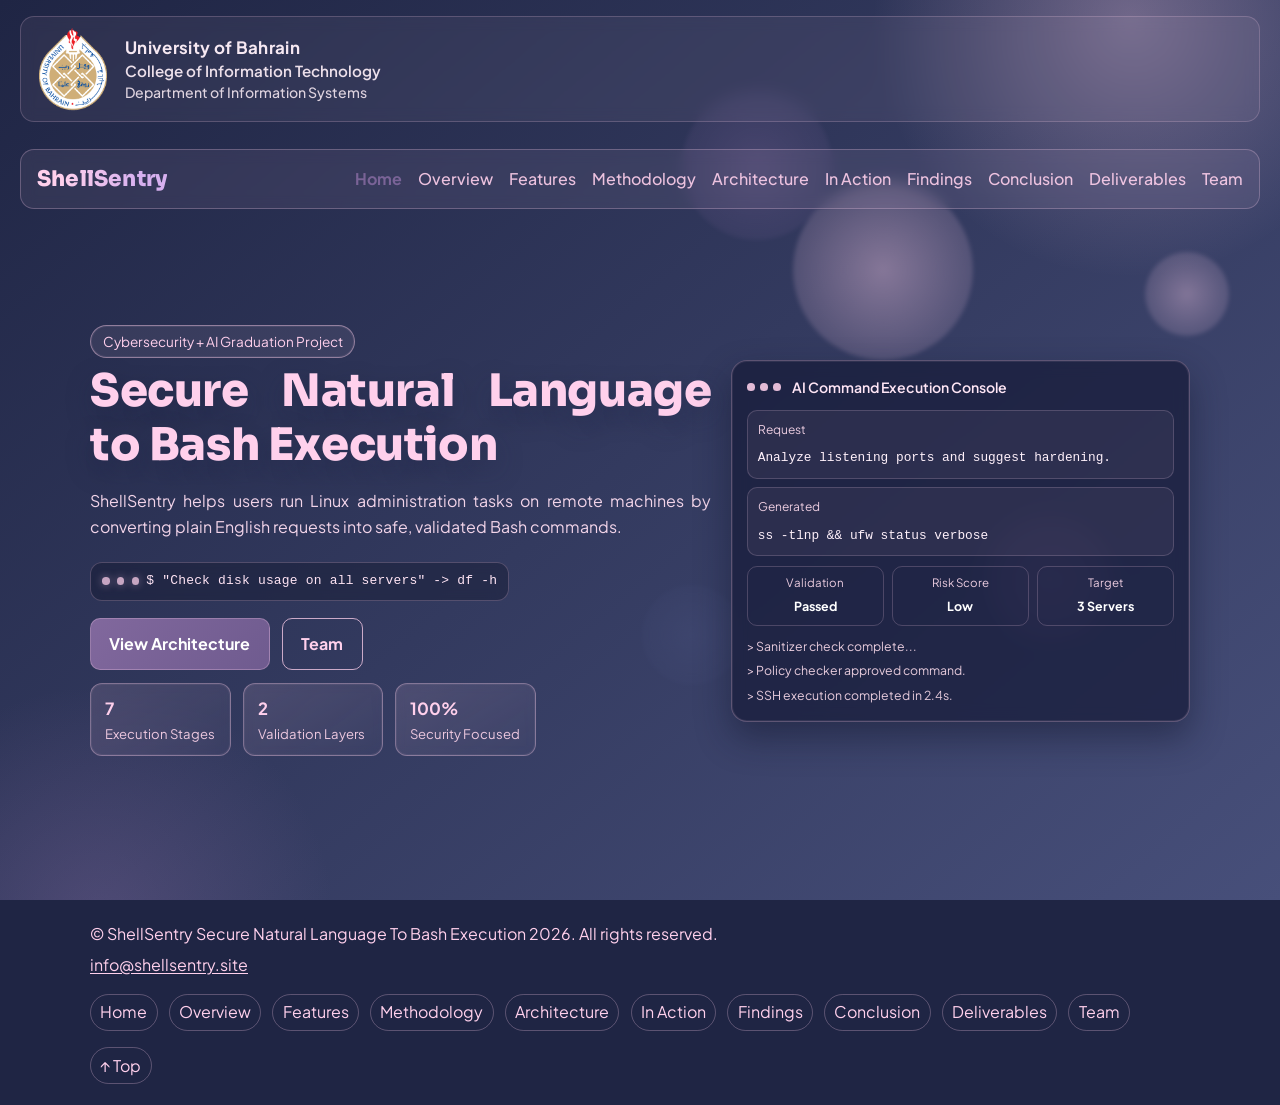
<file: index.html>
<!DOCTYPE html>
<html lang="en">
  <head>
    <meta charset="UTF-8" />
    <meta name="viewport" content="width=device-width, initial-scale=1.0" />
    <title>ShellSentry | Senior Project Website</title>
    <meta
      name="description"
      content="ShellSentry is a secure web platform that translates natural language into validated Bash commands for remote SSH execution."
    />
    <link rel="preconnect" href="https://fonts.googleapis.com" />
    <link rel="preconnect" href="https://fonts.gstatic.com" crossorigin />
    <link
      href="https://fonts.googleapis.com/css2?family=Plus+Jakarta+Sans:wght@400;500;600;700;800&family=Sora:wght@500;600;700;800&display=swap"
      rel="stylesheet"
    />
    <link rel="icon" href="./images/shellsentry-logo.png" type="image/png" />
    <link rel="apple-touch-icon" href="./images/shellsentry-logo.png" />
    <link rel="stylesheet" href="./styles.css" />
  </head>
  <body class="page-home">
<header class="hero" id="top">
      <div class="container hero-header-stack">
        <div class="institutional-header">
          <div
            class="institutional-brand"
            role="group"
            aria-label="University affiliation"
          >
            <img
              class="uob-logo"
              src="./images/uob-logo.png"
              alt="University of Bahrain official emblem"
              width="444"
              height="514"
              decoding="async"
            />
            <div class="institutional-text">
              <p class="inst-name">University of Bahrain</p>
              <p class="inst-college">College of Information Technology</p>
              <p class="inst-department">Department of Information Systems</p>
            </div>
          </div>
        </div>
        <nav class="nav" aria-label="Primary">
          <div class="nav-head">
            <h1 class="brand"><a href="./index.html" class="brand-link">ShellSentry</a></h1>
            <button
              type="button"
              class="nav-toggle"
              id="nav-menu-toggle"
              aria-expanded="false"
              aria-controls="primary-nav-links"
            >
              <span class="nav-toggle-bars" aria-hidden="true">
                <span></span>
                <span></span>
                <span></span>
              </span>
              <span class="sr-only">Menu</span>
            </button>
          </div>
          <ul class="nav-links" id="primary-nav-links">
            <li><a href="./index.html" aria-current="page">Home</a></li>
            <li><a href="./overview.html">Overview</a></li>
            <li><a href="./features.html">Features</a></li>
            <li><a href="./methodology.html">Methodology</a></li>
            <li><a href="./architecture.html">Architecture</a></li>
            <li><a href="./in-action.html">In&nbsp;Action</a></li>
            <li><a href="./findings.html">Findings</a></li>
            <li><a href="./conclusion.html">Conclusion</a></li>
            <li><a href="./deliverables.html">Deliverables</a></li>
            <li><a href="./team.html">Team</a></li>
          </ul>
        </nav>
      </div>
      <div class="hero-orbs" aria-hidden="true">
        <span class="orb orb-1"></span>
        <span class="orb orb-2"></span>
        <span class="orb orb-3"></span>
        <span class="orb orb-4"></span>
        <span class="orb orb-5"></span>
      </div>

      <div class="hero-content container reveal">
        <div class="hero-grid">
          <div>
            <span class="tag">Cybersecurity + AI Graduation Project</span>
            <h2>Secure Natural Language to Bash Execution</h2>
            <p>
              ShellSentry helps users run Linux administration tasks on remote
              machines by converting plain English requests into safe, validated
              Bash commands.
            </p>
            <div class="hero-command">
              <span class="dot"></span>
              <span class="dot"></span>
              <span class="dot"></span>
              <code>$ "Check disk usage on all servers" -> df -h</code>
            </div>
            <div class="hero-actions">
              <a class="btn" href="./architecture.html">View Architecture</a>
              <a class="btn btn-outline" href="./team.html">Team</a>
            </div>
            <div class="hero-metrics">
              <div class="metric">
                <span class="metric-value">7</span>
                <span class="metric-label">Execution Stages</span>
              </div>
              <div class="metric">
                <span class="metric-value">2</span>
                <span class="metric-label">Validation Layers</span>
              </div>
              <div class="metric">
                <span class="metric-value">100%</span>
                <span class="metric-label">Security Focused</span>
              </div>
            </div>
          </div>
          <aside class="hero-dashboard floaty">
            <div class="dashboard-header">
              <span class="dash-dot"></span>
              <span class="dash-dot"></span>
              <span class="dash-dot"></span>
              <p>AI Command Execution Console</p>
            </div>
            <div class="dashboard-row">
              <span class="label">Request</span>
              <code>Analyze listening ports and suggest hardening.</code>
            </div>
            <div class="dashboard-row">
              <span class="label">Generated</span>
              <code>ss -tlnp && ufw status verbose</code>
            </div>
            <div class="dashboard-status">
              <div><span>Validation</span><strong>Passed</strong></div>
              <div><span>Risk Score</span><strong>Low</strong></div>
              <div><span>Target</span><strong>3 Servers</strong></div>
            </div>
            <div class="dashboard-log">
              <p>&gt; Sanitizer check complete...</p>
              <p>&gt; Policy checker approved command.</p>
              <p>&gt; SSH execution completed in 2.4s.</p>
            </div>
          </aside>
        </div>
      </div>
    </header>

    <footer class="footer">
      <div class="container footer-wrap">
        <div class="footer-meta">
          <p>
            &copy; ShellSentry Secure Natural Language To Bash Execution 2026. All
            rights reserved.
          </p>
          <p>
            <a href="mailto:info@shellsentry.site">info@shellsentry.site</a>
          </p>
        </div>
        <div class="footer-links">
          <a href="./index.html">Home</a>
          <a href="./overview.html">Overview</a>
          <a href="./features.html">Features</a>
          <a href="./methodology.html">Methodology</a>
          <a href="./architecture.html">Architecture</a>
          <a href="./in-action.html">In Action</a>
          <a href="./findings.html">Findings</a>
          <a href="./conclusion.html">Conclusion</a>
          <a href="./deliverables.html">Deliverables</a>
          <a href="./team.html">Team</a>
        </div>
        <div class="footer-social">
        </div>
        <a class="back-top" href="#top" aria-label="Back to top">↑ Top</a>
      </div>
    </footer>

    <script src="./script.js"></script>
  </body>
</html>
</file>
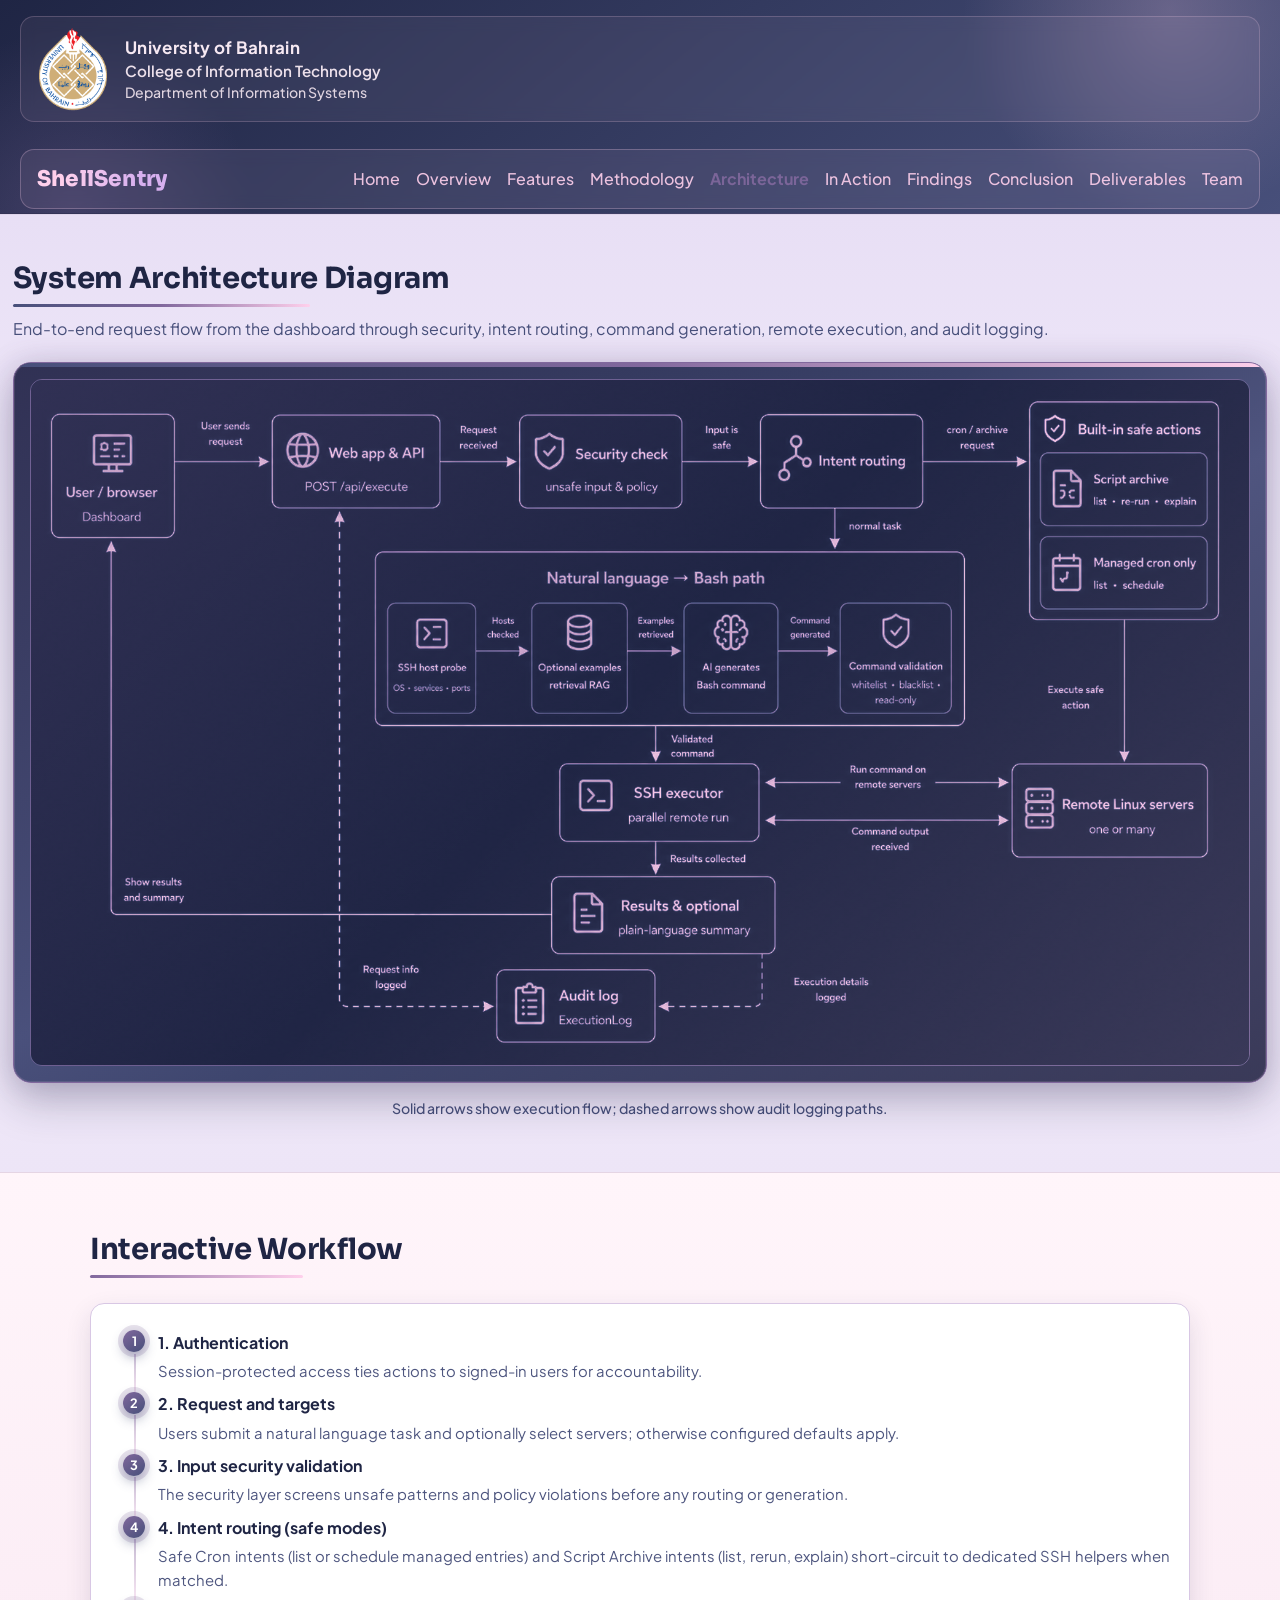
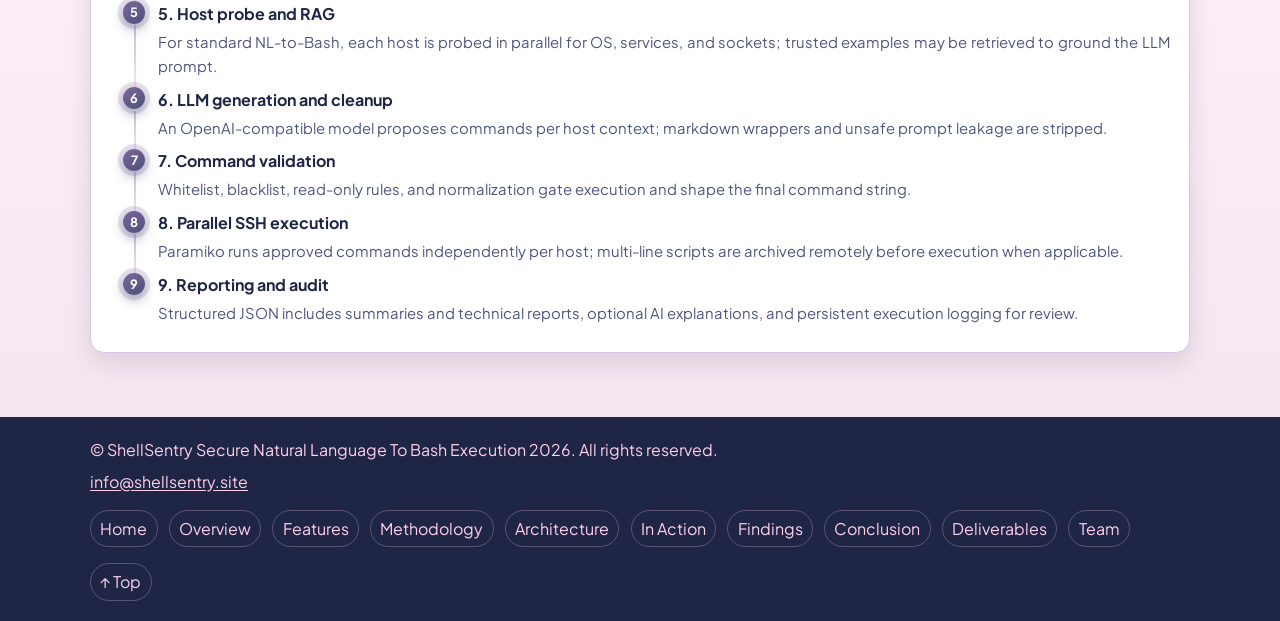
<file: architecture.html>
<!DOCTYPE html>
<html lang="en">
  <head>
    <meta charset="UTF-8" />
    <meta name="viewport" content="width=device-width, initial-scale=1.0" />
    <title>Architecture & Workflow | ShellSentry</title>
    <meta
      name="description"
      content="ShellSentry is a secure web platform that translates natural language into validated Bash commands for remote SSH execution."
    />
    <link rel="preconnect" href="https://fonts.googleapis.com" />
    <link rel="preconnect" href="https://fonts.gstatic.com" crossorigin />
    <link
      href="https://fonts.googleapis.com/css2?family=Plus+Jakarta+Sans:wght@400;500;600;700;800&family=Sora:wght@500;600;700;800&display=swap"
      rel="stylesheet"
    />
    <link rel="icon" href="./images/shellsentry-logo.png" type="image/png" />
    <link rel="apple-touch-icon" href="./images/shellsentry-logo.png" />
    <link rel="stylesheet" href="./styles.css" />
  </head>
  <body class="page-inner">
    <header class="site-header" id="top">
      <div class="container hero-header-stack">
        <div class="institutional-header">
          <div
            class="institutional-brand"
            role="group"
            aria-label="University affiliation"
          >
            <img
              class="uob-logo"
              src="./images/uob-logo.png"
              alt="University of Bahrain official emblem"
              width="444"
              height="514"
              decoding="async"
            />
            <div class="institutional-text">
              <p class="inst-name">University of Bahrain</p>
              <p class="inst-college">College of Information Technology</p>
              <p class="inst-department">Department of Information Systems</p>
            </div>
          </div>
        </div>
        <nav class="nav" aria-label="Primary">
          <div class="nav-head">
            <h1 class="brand"><a href="./index.html" class="brand-link">ShellSentry</a></h1>
            <button
              type="button"
              class="nav-toggle"
              id="nav-menu-toggle"
              aria-expanded="false"
              aria-controls="primary-nav-links"
            >
              <span class="nav-toggle-bars" aria-hidden="true">
                <span></span>
                <span></span>
                <span></span>
              </span>
              <span class="sr-only">Menu</span>
            </button>
          </div>
          <ul class="nav-links" id="primary-nav-links">
            <li><a href="./index.html">Home</a></li>
            <li><a href="./overview.html">Overview</a></li>
            <li><a href="./features.html">Features</a></li>
            <li><a href="./methodology.html">Methodology</a></li>
            <li><a href="./architecture.html" aria-current="page">Architecture</a></li>
            <li><a href="./in-action.html">In&nbsp;Action</a></li>
            <li><a href="./findings.html">Findings</a></li>
            <li><a href="./conclusion.html">Conclusion</a></li>
            <li><a href="./deliverables.html">Deliverables</a></li>
            <li><a href="./team.html">Team</a></li>
          </ul>
        </nav>
      </div>
    </header>
    <main>
<section id="architecture" class="section page-section-band page-section-band--a reveal">
        <div class="container">
          <h3 class="section-title">System Architecture Diagram</h3>
          <p class="architecture-lead">
            End-to-end request flow from the dashboard through security, intent routing, command generation, remote execution, and audit logging.
          </p>
          <figure class="architecture-figure">
            <svg class="architecture-filter-defs" aria-hidden="true" width="0" height="0">
              <defs>
                <!-- White-background diagram: maps light→#1f2544, dark→#ffd0ec via palette only -->
                <filter id="architecture-theme" color-interpolation-filters="sRGB">
                  <feColorMatrix
                    type="matrix"
                    values="
                      0.2126 0.7152 0.0722 0 0
                      0.2126 0.7152 0.0722 0 0
                      0.2126 0.7152 0.0722 0 0
                      0 0 0 1 0"
                  />
                  <feComponentTransfer color-interpolation-filters="sRGB">
                    <feFuncR type="table" tableValues="1 0.506 0.278 0.122" />
                    <feFuncG type="table" tableValues="0.816 0.408 0.310 0.145" />
                    <feFuncB type="table" tableValues="0.925 0.616 0.478 0.267" />
                  </feComponentTransfer>
                </filter>
              </defs>
            </svg>
            <div class="architecture-figure__frame">
              <img
                class="architecture-diagram-img"
                src="./images/System%20Architecture%20final.png"
                alt="ShellSentry system architecture: user request flows through web API, security, intent routing, natural language to Bash generation or built-in safe actions, SSH execution on remote Linux servers, results returned to the user, and audit logging."
                width="1672"
                height="941"
                loading="lazy"
                decoding="async"
              />
            </div>
            <figcaption class="architecture-figure__caption">
              Solid arrows show execution flow; dashed arrows show audit logging paths.
            </figcaption>
          </figure>
        </div>
      </section>

      <section id="workflow" class="section page-section-band page-section-band--b reveal">
        <div class="container">
        <h3 class="section-title">Interactive Workflow</h3>
        <ol class="timeline stepper">
          <li>
            <h4>1. Authentication</h4>
            <p>Session-protected access ties actions to signed-in users for accountability.</p>
          </li>
          <li>
            <h4>2. Request and targets</h4>
            <p>Users submit a natural language task and optionally select servers; otherwise configured defaults apply.</p>
          </li>
          <li>
            <h4>3. Input security validation</h4>
            <p>The security layer screens unsafe patterns and policy violations before any routing or generation.</p>
          </li>
          <li>
            <h4>4. Intent routing (safe modes)</h4>
            <p>Safe Cron intents (list or schedule managed entries) and Script Archive intents (list, rerun, explain) short-circuit to dedicated SSH helpers when matched.</p>
          </li>
          <li>
            <h4>5. Host probe and RAG</h4>
            <p>For standard NL-to-Bash, each host is probed in parallel for OS, services, and sockets; trusted examples may be retrieved to ground the LLM prompt.</p>
          </li>
          <li>
            <h4>6. LLM generation and cleanup</h4>
            <p>An OpenAI-compatible model proposes commands per host context; markdown wrappers and unsafe prompt leakage are stripped.</p>
          </li>
          <li>
            <h4>7. Command validation</h4>
            <p>Whitelist, blacklist, read-only rules, and normalization gate execution and shape the final command string.</p>
          </li>
          <li>
            <h4>8. Parallel SSH execution</h4>
            <p>Paramiko runs approved commands independently per host; multi-line scripts are archived remotely before execution when applicable.</p>
          </li>
          <li>
            <h4>9. Reporting and audit</h4>
            <p>Structured JSON includes summaries and technical reports, optional AI explanations, and persistent execution logging for review.</p>
          </li>
        </ol>
        </div>
      </section>
    </main>

    <footer class="footer">
      <div class="container footer-wrap">
        <div class="footer-meta">
          <p>
            &copy; ShellSentry Secure Natural Language To Bash Execution 2026. All
            rights reserved.
          </p>
          <p>
            <a href="mailto:info@shellsentry.site">info@shellsentry.site</a>
          </p>
        </div>
        <div class="footer-links">
          <a href="./index.html">Home</a>
          <a href="./overview.html">Overview</a>
          <a href="./features.html">Features</a>
          <a href="./methodology.html">Methodology</a>
          <a href="./architecture.html">Architecture</a>
          <a href="./in-action.html">In Action</a>
          <a href="./findings.html">Findings</a>
          <a href="./conclusion.html">Conclusion</a>
          <a href="./deliverables.html">Deliverables</a>
          <a href="./team.html">Team</a>
        </div>
        <div class="footer-social">
        </div>
        <a class="back-top" href="#top" aria-label="Back to top">↑ Top</a>
      </div>
    </footer>

    <script src="./script.js"></script>
  </body>
</html>
</file>
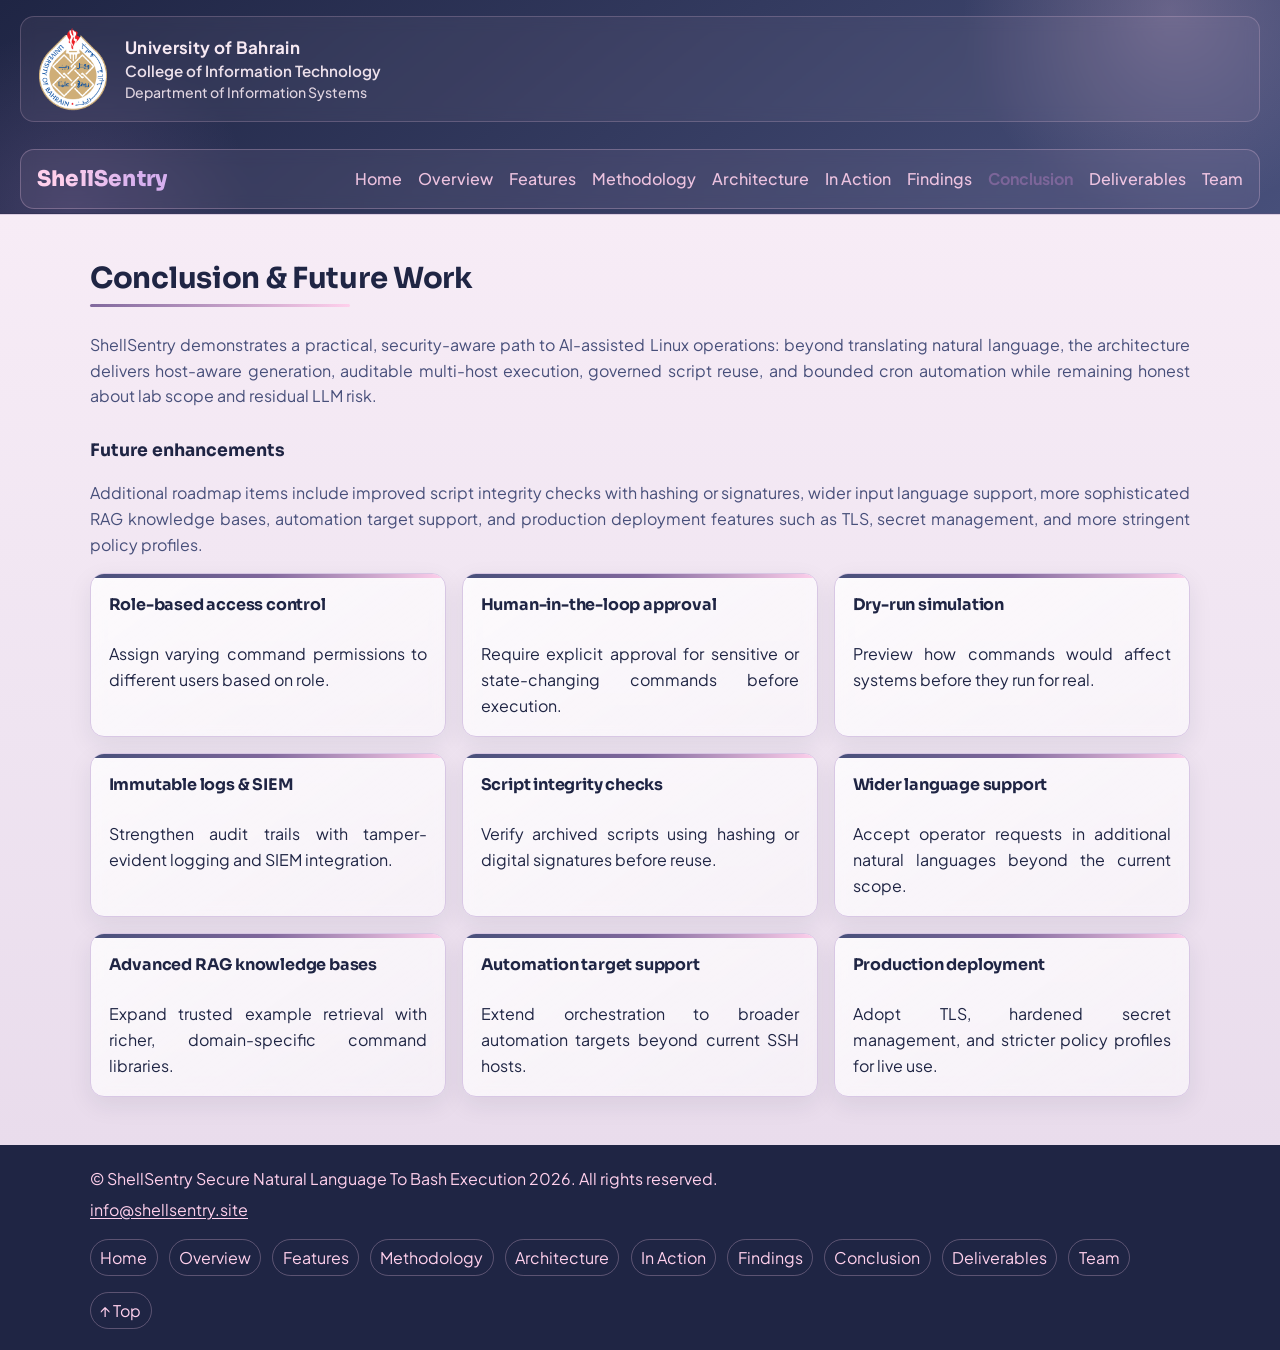
<file: conclusion.html>
<!DOCTYPE html>
<html lang="en">
  <head>
    <meta charset="UTF-8" />
    <meta name="viewport" content="width=device-width, initial-scale=1.0" />
    <title>Conclusion | ShellSentry</title>
    <meta
      name="description"
      content="ShellSentry is a secure web platform that translates natural language into validated Bash commands for remote SSH execution."
    />
    <link rel="preconnect" href="https://fonts.googleapis.com" />
    <link rel="preconnect" href="https://fonts.gstatic.com" crossorigin />
    <link
      href="https://fonts.googleapis.com/css2?family=Plus+Jakarta+Sans:wght@400;500;600;700;800&family=Sora:wght@500;600;700;800&display=swap"
      rel="stylesheet"
    />
    <link rel="icon" href="./images/shellsentry-logo.png" type="image/png" />
    <link rel="apple-touch-icon" href="./images/shellsentry-logo.png" />
    <link rel="stylesheet" href="./styles.css" />
  </head>
  <body class="page-inner">
    <header class="site-header" id="top">
      <div class="container hero-header-stack">
        <div class="institutional-header">
          <div
            class="institutional-brand"
            role="group"
            aria-label="University affiliation"
          >
            <img
              class="uob-logo"
              src="./images/uob-logo.png"
              alt="University of Bahrain official emblem"
              width="444"
              height="514"
              decoding="async"
            />
            <div class="institutional-text">
              <p class="inst-name">University of Bahrain</p>
              <p class="inst-college">College of Information Technology</p>
              <p class="inst-department">Department of Information Systems</p>
            </div>
          </div>
        </div>
        <nav class="nav" aria-label="Primary">
          <div class="nav-head">
            <h1 class="brand"><a href="./index.html" class="brand-link">ShellSentry</a></h1>
            <button
              type="button"
              class="nav-toggle"
              id="nav-menu-toggle"
              aria-expanded="false"
              aria-controls="primary-nav-links"
            >
              <span class="nav-toggle-bars" aria-hidden="true">
                <span></span>
                <span></span>
                <span></span>
              </span>
              <span class="sr-only">Menu</span>
            </button>
          </div>
          <ul class="nav-links" id="primary-nav-links">
            <li><a href="./index.html">Home</a></li>
            <li><a href="./overview.html">Overview</a></li>
            <li><a href="./features.html">Features</a></li>
            <li><a href="./methodology.html">Methodology</a></li>
            <li><a href="./architecture.html">Architecture</a></li>
            <li><a href="./in-action.html">In&nbsp;Action</a></li>
            <li><a href="./findings.html">Findings</a></li>
            <li><a href="./conclusion.html" aria-current="page">Conclusion</a></li>
            <li><a href="./deliverables.html">Deliverables</a></li>
            <li><a href="./team.html">Team</a></li>
          </ul>
        </nav>
      </div>
    </header>
    <main>
      <section id="conclusion" class="section page-section-band page-section-band--c reveal">
        <div class="container">
          <h3 class="section-title">Conclusion &amp; Future Work</h3>
          <p>
            ShellSentry demonstrates a practical, security-aware path to AI-assisted Linux
            operations: beyond translating natural language, the architecture delivers
            host-aware generation, auditable multi-host execution, governed script reuse, and
            bounded cron automation while remaining honest about lab scope and residual LLM
            risk.
          </p>
          <h4 class="subsection-title">Future enhancements</h4>
          <p>
            Additional roadmap items include improved script integrity checks with hashing or
            signatures, wider input language support, more sophisticated RAG knowledge bases,
            automation target support, and production deployment features such as TLS, secret
            management, and more stringent policy profiles.
          </p>
          <div class="grid three-col conclusion-future-grid">
            <article class="card glass"><h4>Role-based access control</h4><p>Assign varying command permissions to different users based on role.</p></article>
            <article class="card glass"><h4>Human-in-the-loop approval</h4><p>Require explicit approval for sensitive or state-changing commands before execution.</p></article>
            <article class="card glass"><h4>Dry-run simulation</h4><p>Preview how commands would affect systems before they run for real.</p></article>
            <article class="card glass"><h4>Immutable logs &amp; SIEM</h4><p>Strengthen audit trails with tamper-evident logging and SIEM integration.</p></article>
            <article class="card glass"><h4>Script integrity checks</h4><p>Verify archived scripts using hashing or digital signatures before reuse.</p></article>
            <article class="card glass"><h4>Wider language support</h4><p>Accept operator requests in additional natural languages beyond the current scope.</p></article>
            <article class="card glass"><h4>Advanced RAG knowledge bases</h4><p>Expand trusted example retrieval with richer, domain-specific command libraries.</p></article>
            <article class="card glass"><h4>Automation target support</h4><p>Extend orchestration to broader automation targets beyond current SSH hosts.</p></article>
            <article class="card glass"><h4>Production deployment</h4><p>Adopt TLS, hardened secret management, and stricter policy profiles for live use.</p></article>
          </div>
        </div>
      </section>
    </main>

    <footer class="footer">
      <div class="container footer-wrap">
        <div class="footer-meta">
          <p>
            &copy; ShellSentry Secure Natural Language To Bash Execution 2026. All
            rights reserved.
          </p>
          <p>
            <a href="mailto:info@shellsentry.site">info@shellsentry.site</a>
          </p>
        </div>
        <div class="footer-links">
          <a href="./index.html">Home</a>
          <a href="./overview.html">Overview</a>
          <a href="./features.html">Features</a>
          <a href="./methodology.html">Methodology</a>
          <a href="./architecture.html">Architecture</a>
          <a href="./in-action.html">In Action</a>
          <a href="./findings.html">Findings</a>
          <a href="./conclusion.html">Conclusion</a>
          <a href="./deliverables.html">Deliverables</a>
          <a href="./team.html">Team</a>
        </div>
        <div class="footer-social">
        </div>
        <a class="back-top" href="#top" aria-label="Back to top">↑ Top</a>
      </div>
    </footer>

    <script src="./script.js"></script>
  </body>
</html>
</file>
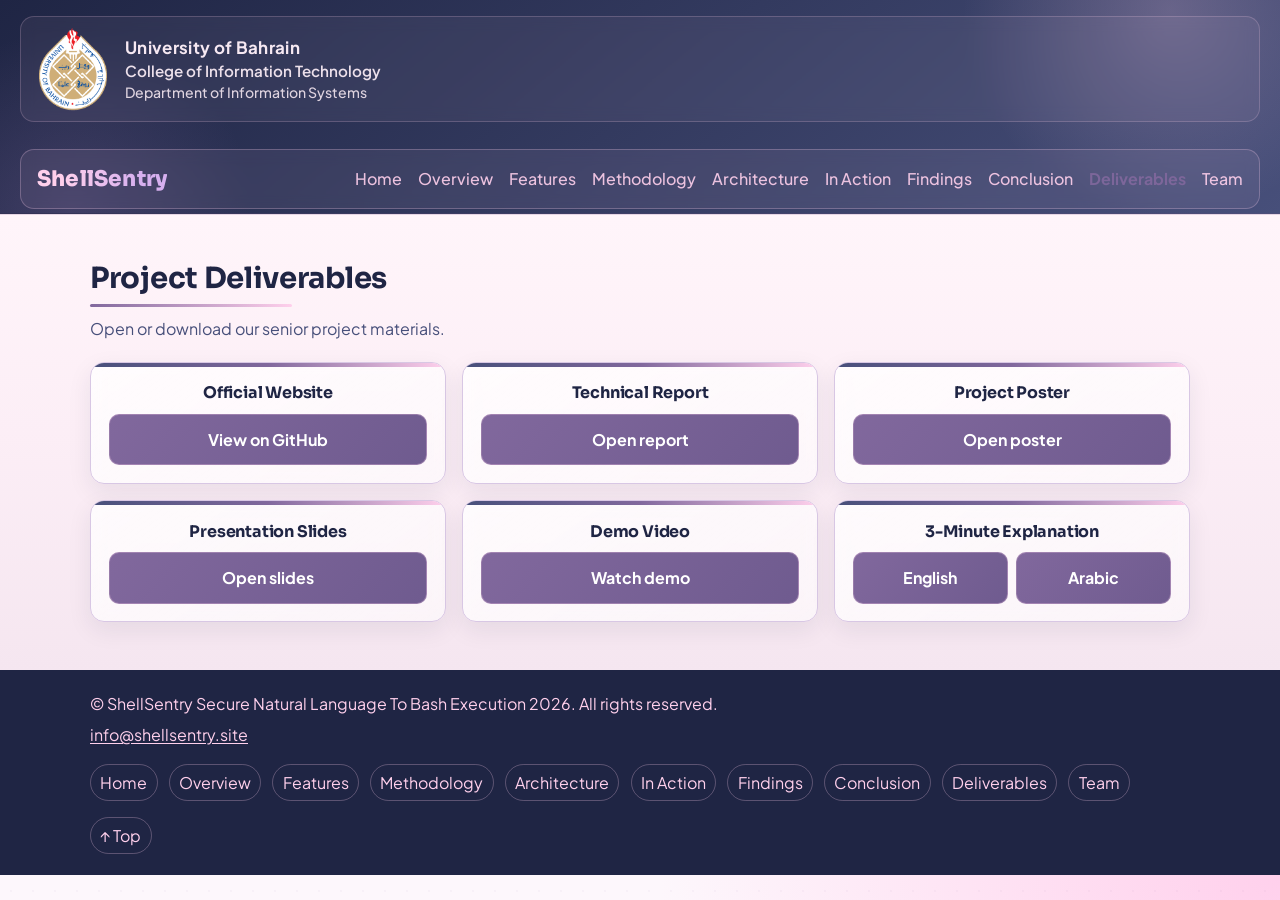
<file: deliverables.html>
<!DOCTYPE html>
<html lang="en">
  <head>
    <meta charset="UTF-8" />
    <meta name="viewport" content="width=device-width, initial-scale=1.0" />
    <title>Project Deliverables | ShellSentry</title>
    <meta
      name="description"
      content="ShellSentry is a secure web platform that translates natural language into validated Bash commands for remote SSH execution."
    />
    <link rel="preconnect" href="https://fonts.googleapis.com" />
    <link rel="preconnect" href="https://fonts.gstatic.com" crossorigin />
    <link
      href="https://fonts.googleapis.com/css2?family=Plus+Jakarta+Sans:wght@400;500;600;700;800&family=Sora:wght@500;600;700;800&display=swap"
      rel="stylesheet"
    />
    <link rel="icon" href="./images/shellsentry-logo.png" type="image/png" />
    <link rel="apple-touch-icon" href="./images/shellsentry-logo.png" />
    <link rel="stylesheet" href="./styles.css" />
  </head>
  <body class="page-inner">
    <header class="site-header" id="top">
      <div class="container hero-header-stack">
        <div class="institutional-header">
          <div
            class="institutional-brand"
            role="group"
            aria-label="University affiliation"
          >
            <img
              class="uob-logo"
              src="./images/uob-logo.png"
              alt="University of Bahrain official emblem"
              width="444"
              height="514"
              decoding="async"
            />
            <div class="institutional-text">
              <p class="inst-name">University of Bahrain</p>
              <p class="inst-college">College of Information Technology</p>
              <p class="inst-department">Department of Information Systems</p>
            </div>
          </div>
        </div>
        <nav class="nav" aria-label="Primary">
          <div class="nav-head">
            <h1 class="brand"><a href="./index.html" class="brand-link">ShellSentry</a></h1>
            <button
              type="button"
              class="nav-toggle"
              id="nav-menu-toggle"
              aria-expanded="false"
              aria-controls="primary-nav-links"
            >
              <span class="nav-toggle-bars" aria-hidden="true">
                <span></span>
                <span></span>
                <span></span>
              </span>
              <span class="sr-only">Menu</span>
            </button>
          </div>
          <ul class="nav-links" id="primary-nav-links">
            <li><a href="./index.html">Home</a></li>
            <li><a href="./overview.html">Overview</a></li>
            <li><a href="./features.html">Features</a></li>
            <li><a href="./methodology.html">Methodology</a></li>
            <li><a href="./architecture.html">Architecture</a></li>
            <li><a href="./in-action.html">In&nbsp;Action</a></li>
            <li><a href="./findings.html">Findings</a></li>
            <li><a href="./conclusion.html">Conclusion</a></li>
            <li><a href="./deliverables.html" aria-current="page">Deliverables</a></li>
            <li><a href="./team.html">Team</a></li>
          </ul>
        </nav>
      </div>
    </header>
    <main>
      <section id="deliverables" class="section page-section-band page-section-band--b reveal">
        <div class="container">
        <h3 class="section-title">Project Deliverables</h3>
        <p class="deliverables-intro">
          Open or download our senior project materials.
        </p>
        <div class="grid deliverables-grid">
            <article class="card glass deliverable-card">
              <h4>Official Website</h4>
              <a
                class="btn"
                href="https://github.com/Danaalhayki/ShellSentry.git"
                target="_blank"
                rel="noopener noreferrer"
                aria-label="Open ShellSentry repository on GitHub in a new tab"
                >View on GitHub</a
              >
            </article>
            <article class="card glass deliverable-card">
              <h4>Technical Report</h4>
              <a
                class="btn"
                href="./documents/ShellSentry-Technical-Report.pdf"
                target="_blank"
                rel="noopener noreferrer"
                aria-label="Open ShellSentry senior technical report PDF in a new tab"
                >Open report</a
              >
            </article>
            <article class="card glass deliverable-card">
              <h4>Project Poster</h4>
              <a
                class="btn"
                href="./documents/Poster-Secure%20Natural%20Language%20To%20Bash%20Execution-ShellSentry.pdf"
                target="_blank"
                rel="noopener noreferrer"
                aria-label="Open ShellSentry senior project poster PDF in a new tab"
                >Open poster</a
              >
            </article>
            <article class="card glass deliverable-card">
              <h4>Presentation Slides</h4>
              <a
                class="btn"
                href="./documents/Senior%20Project%20Presentation%20.pdf"
                target="_blank"
                rel="noopener noreferrer"
                aria-label="Open ShellSentry senior presentation slides PDF in a new tab"
                >Open slides</a
              >
            </article>
            <article class="card glass deliverable-card">
              <h4>Demo Video</h4>
              <a
                class="btn"
                href="https://youtu.be/qL5m6PK2mng?si=nY3k8ZRRX7DwmKdk"
                target="_blank"
                rel="noopener noreferrer"
                aria-label="Watch ShellSentry demo video on YouTube in a new tab"
                >Watch demo</a
              >
            </article>
            <article class="card glass deliverable-card">
              <h4>3-Minute Explanation</h4>
              <div class="deliverable-card-actions deliverable-card-actions--row">
                <a
                  class="btn"
                  href="https://youtu.be/pmLrjfG8uBw?si=4SdpGuHI-2foS7C3"
                  target="_blank"
                  rel="noopener noreferrer"
                  aria-label="Watch English three-minute pitch video on YouTube in a new tab"
                  >English</a
                >
                <a
                  class="btn"
                  href="https://youtu.be/dXjBviEXZM0?si=Pht03LzdCW7HmMZy"
                  target="_blank"
                  rel="noopener noreferrer"
                  aria-label="Watch Arabic three-minute pitch video on YouTube in a new tab"
                  >Arabic</a
                >
              </div>
            </article>
        </div>
        </div>
      </section>
    </main>

    <footer class="footer">
      <div class="container footer-wrap">
        <div class="footer-meta">
          <p>
            &copy; ShellSentry Secure Natural Language To Bash Execution 2026. All
            rights reserved.
          </p>
          <p>
            <a href="mailto:info@shellsentry.site">info@shellsentry.site</a>
          </p>
        </div>
        <div class="footer-links">
          <a href="./index.html">Home</a>
          <a href="./overview.html">Overview</a>
          <a href="./features.html">Features</a>
          <a href="./methodology.html">Methodology</a>
          <a href="./architecture.html">Architecture</a>
          <a href="./in-action.html">In Action</a>
          <a href="./findings.html">Findings</a>
          <a href="./conclusion.html">Conclusion</a>
          <a href="./deliverables.html">Deliverables</a>
          <a href="./team.html">Team</a>
        </div>
        <div class="footer-social">
        </div>
        <a class="back-top" href="#top" aria-label="Back to top">↑ Top</a>
      </div>
    </footer>

    <script src="./script.js"></script>
  </body>
</html>
</file>
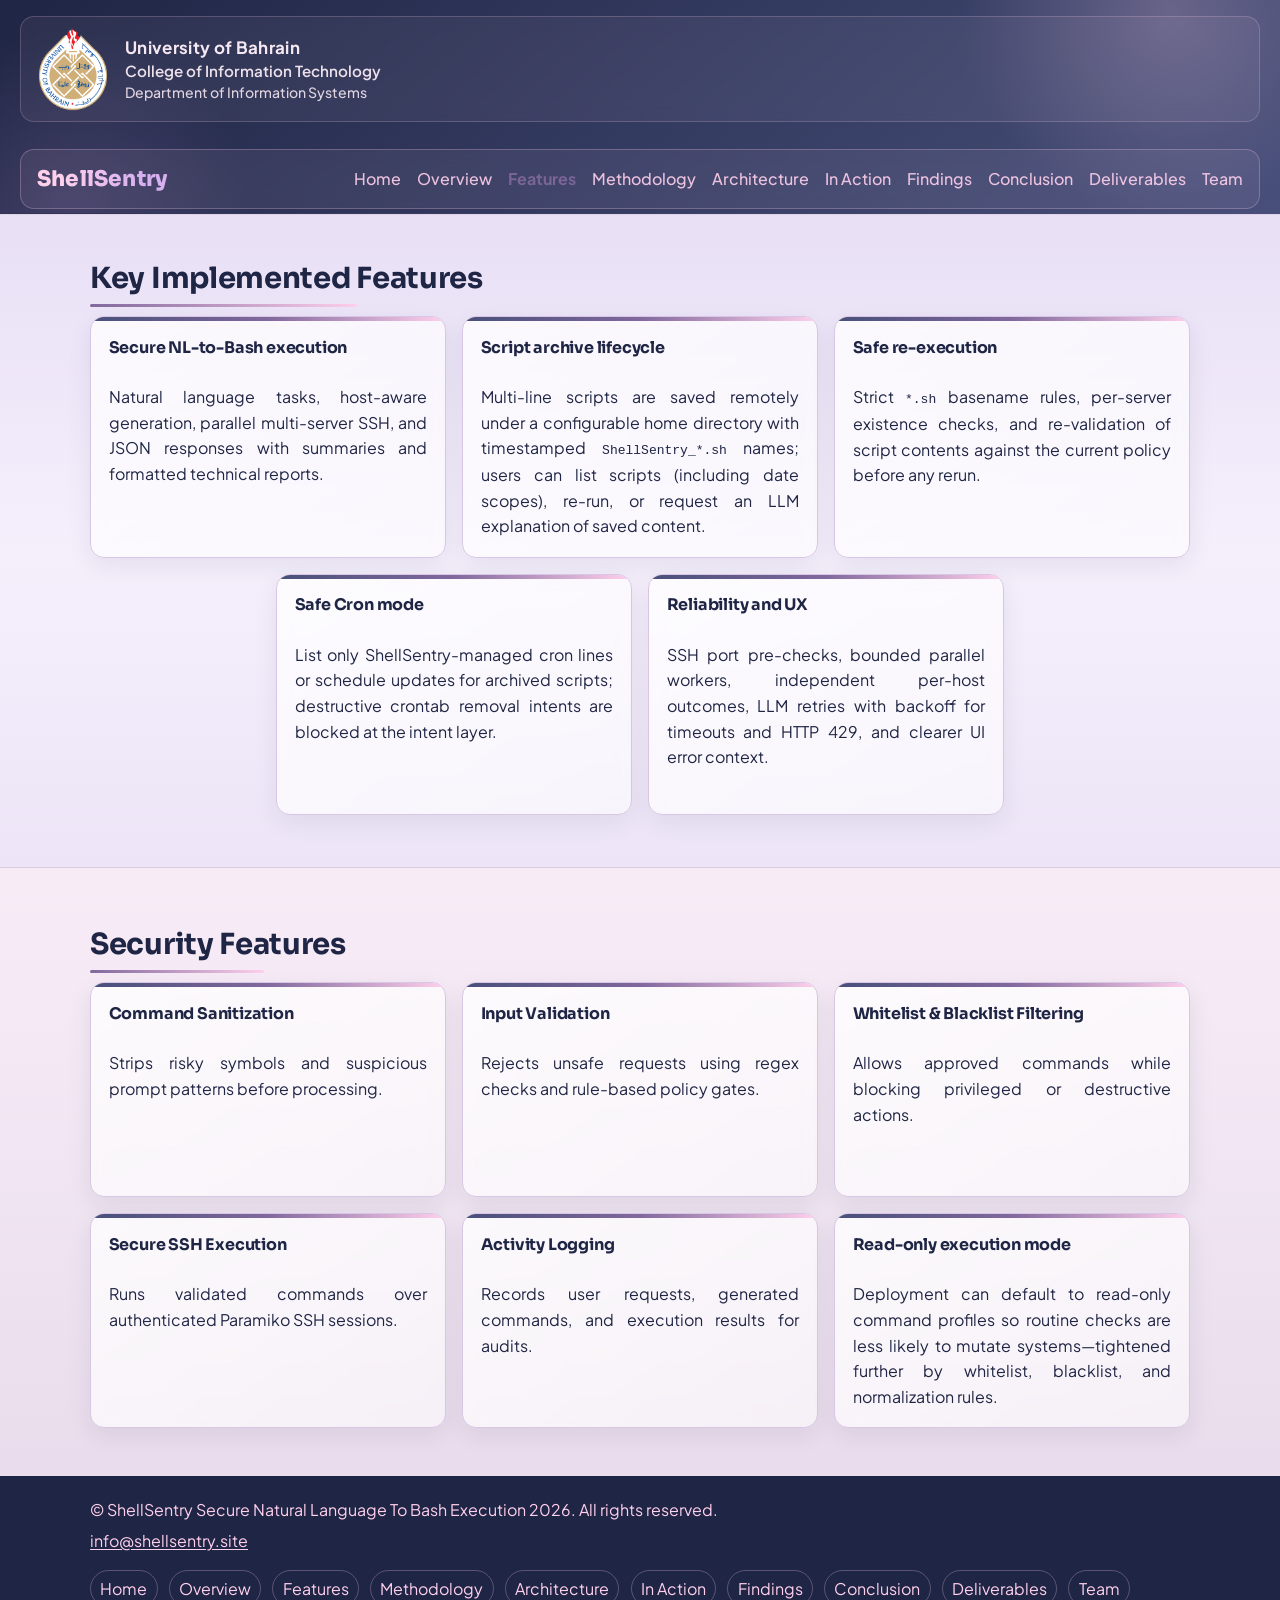
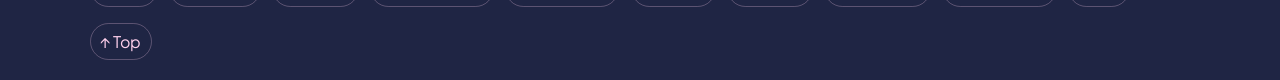
<file: features.html>
<!DOCTYPE html>
<html lang="en">
  <head>
    <meta charset="UTF-8" />
    <meta name="viewport" content="width=device-width, initial-scale=1.0" />
    <title>Features & Security | ShellSentry</title>
    <meta
      name="description"
      content="ShellSentry is a secure web platform that translates natural language into validated Bash commands for remote SSH execution."
    />
    <link rel="preconnect" href="https://fonts.googleapis.com" />
    <link rel="preconnect" href="https://fonts.gstatic.com" crossorigin />
    <link
      href="https://fonts.googleapis.com/css2?family=Plus+Jakarta+Sans:wght@400;500;600;700;800&family=Sora:wght@500;600;700;800&display=swap"
      rel="stylesheet"
    />
    <link rel="icon" href="./images/shellsentry-logo.png" type="image/png" />
    <link rel="apple-touch-icon" href="./images/shellsentry-logo.png" />
    <link rel="stylesheet" href="./styles.css" />
  </head>
  <body class="page-inner">
    <header class="site-header" id="top">
      <div class="container hero-header-stack">
        <div class="institutional-header">
          <div
            class="institutional-brand"
            role="group"
            aria-label="University affiliation"
          >
            <img
              class="uob-logo"
              src="./images/uob-logo.png"
              alt="University of Bahrain official emblem"
              width="444"
              height="514"
              decoding="async"
            />
            <div class="institutional-text">
              <p class="inst-name">University of Bahrain</p>
              <p class="inst-college">College of Information Technology</p>
              <p class="inst-department">Department of Information Systems</p>
            </div>
          </div>
        </div>
        <nav class="nav" aria-label="Primary">
          <div class="nav-head">
            <h1 class="brand"><a href="./index.html" class="brand-link">ShellSentry</a></h1>
            <button
              type="button"
              class="nav-toggle"
              id="nav-menu-toggle"
              aria-expanded="false"
              aria-controls="primary-nav-links"
            >
              <span class="nav-toggle-bars" aria-hidden="true">
                <span></span>
                <span></span>
                <span></span>
              </span>
              <span class="sr-only">Menu</span>
            </button>
          </div>
          <ul class="nav-links" id="primary-nav-links">
            <li><a href="./index.html">Home</a></li>
            <li><a href="./overview.html">Overview</a></li>
            <li><a href="./features.html" aria-current="page">Features</a></li>
            <li><a href="./methodology.html">Methodology</a></li>
            <li><a href="./architecture.html">Architecture</a></li>
            <li><a href="./in-action.html">In&nbsp;Action</a></li>
            <li><a href="./findings.html">Findings</a></li>
            <li><a href="./conclusion.html">Conclusion</a></li>
            <li><a href="./deliverables.html">Deliverables</a></li>
            <li><a href="./team.html">Team</a></li>
          </ul>
        </nav>
      </div>
    </header>
    <main>
<section id="features" class="section page-section-band page-section-band--a reveal">
        <div class="container">
          <h3 class="section-title">Key Implemented Features</h3>
          <div class="grid three-col">
            <article class="card glass">
              <h4>Secure NL-to-Bash execution</h4>
              <p>
                Natural language tasks, host-aware generation, parallel multi-server SSH,
                and JSON responses with summaries and formatted technical reports.
              </p>
            </article>
            <article class="card glass">
              <h4>Script archive lifecycle</h4>
              <p>
                Multi-line scripts are saved remotely under a configurable home directory
                with timestamped <code>ShellSentry_*.sh</code> names; users can list scripts
                (including date scopes), re-run, or request an LLM explanation of saved content.
              </p>
            </article>
            <article class="card glass">
              <h4>Safe re-execution</h4>
              <p>
                Strict <code>*.sh</code> basename rules, per-server existence checks, and
                re-validation of script contents against the current policy before any rerun.
              </p>
            </article>
            <article class="card glass">
              <h4>Safe Cron mode</h4>
              <p>
                List only ShellSentry-managed cron lines or schedule updates for archived
                scripts; destructive crontab removal intents are blocked at the intent layer.
              </p>
            </article>
            <article class="card glass">
              <h4>Reliability and UX</h4>
              <p>
                SSH port pre-checks, bounded parallel workers, independent per-host outcomes,
                LLM retries with backoff for timeouts and HTTP 429, and clearer UI error context.
              </p>
            </article>
          </div>
        </div>
      </section>

      <section id="security" class="section page-section-band page-section-band--c reveal">
        <div class="container">
        <h3 class="section-title">Security Features</h3>
        <div class="grid three-col">
          <article class="card glass">
            <h4>Command Sanitization</h4>
            <p>Strips risky symbols and suspicious prompt patterns before processing.</p>
          </article>
          <article class="card glass">
            <h4>Input Validation</h4>
            <p>Rejects unsafe requests using regex checks and rule-based policy gates.</p>
          </article>
          <article class="card glass">
            <h4>Whitelist & Blacklist Filtering</h4>
            <p>Allows approved commands while blocking privileged or destructive actions.</p>
          </article>
          <article class="card glass">
            <h4>Secure SSH Execution</h4>
            <p>Runs validated commands over authenticated Paramiko SSH sessions.</p>
          </article>
          <article class="card glass">
            <h4>Activity Logging</h4>
            <p>Records user requests, generated commands, and execution results for audits.</p>
          </article>
          <article class="card glass">
            <h4>Read-only execution mode</h4>
            <p>
              Deployment can default to read-only command profiles so routine checks are
              less likely to mutate systems—tightened further by whitelist, blacklist, and
              normalization rules.
            </p>
          </article>
        </div>
        </div>
      </section>
    </main>

    <footer class="footer">
      <div class="container footer-wrap">
        <div class="footer-meta">
          <p>
            &copy; ShellSentry Secure Natural Language To Bash Execution 2026. All
            rights reserved.
          </p>
          <p>
            <a href="mailto:info@shellsentry.site">info@shellsentry.site</a>
          </p>
        </div>
        <div class="footer-links">
          <a href="./index.html">Home</a>
          <a href="./overview.html">Overview</a>
          <a href="./features.html">Features</a>
          <a href="./methodology.html">Methodology</a>
          <a href="./architecture.html">Architecture</a>
          <a href="./in-action.html">In Action</a>
          <a href="./findings.html">Findings</a>
          <a href="./conclusion.html">Conclusion</a>
          <a href="./deliverables.html">Deliverables</a>
          <a href="./team.html">Team</a>
        </div>
        <div class="footer-social">
        </div>
        <a class="back-top" href="#top" aria-label="Back to top">↑ Top</a>
      </div>
    </footer>

    <script src="./script.js"></script>
  </body>
</html>
</file>
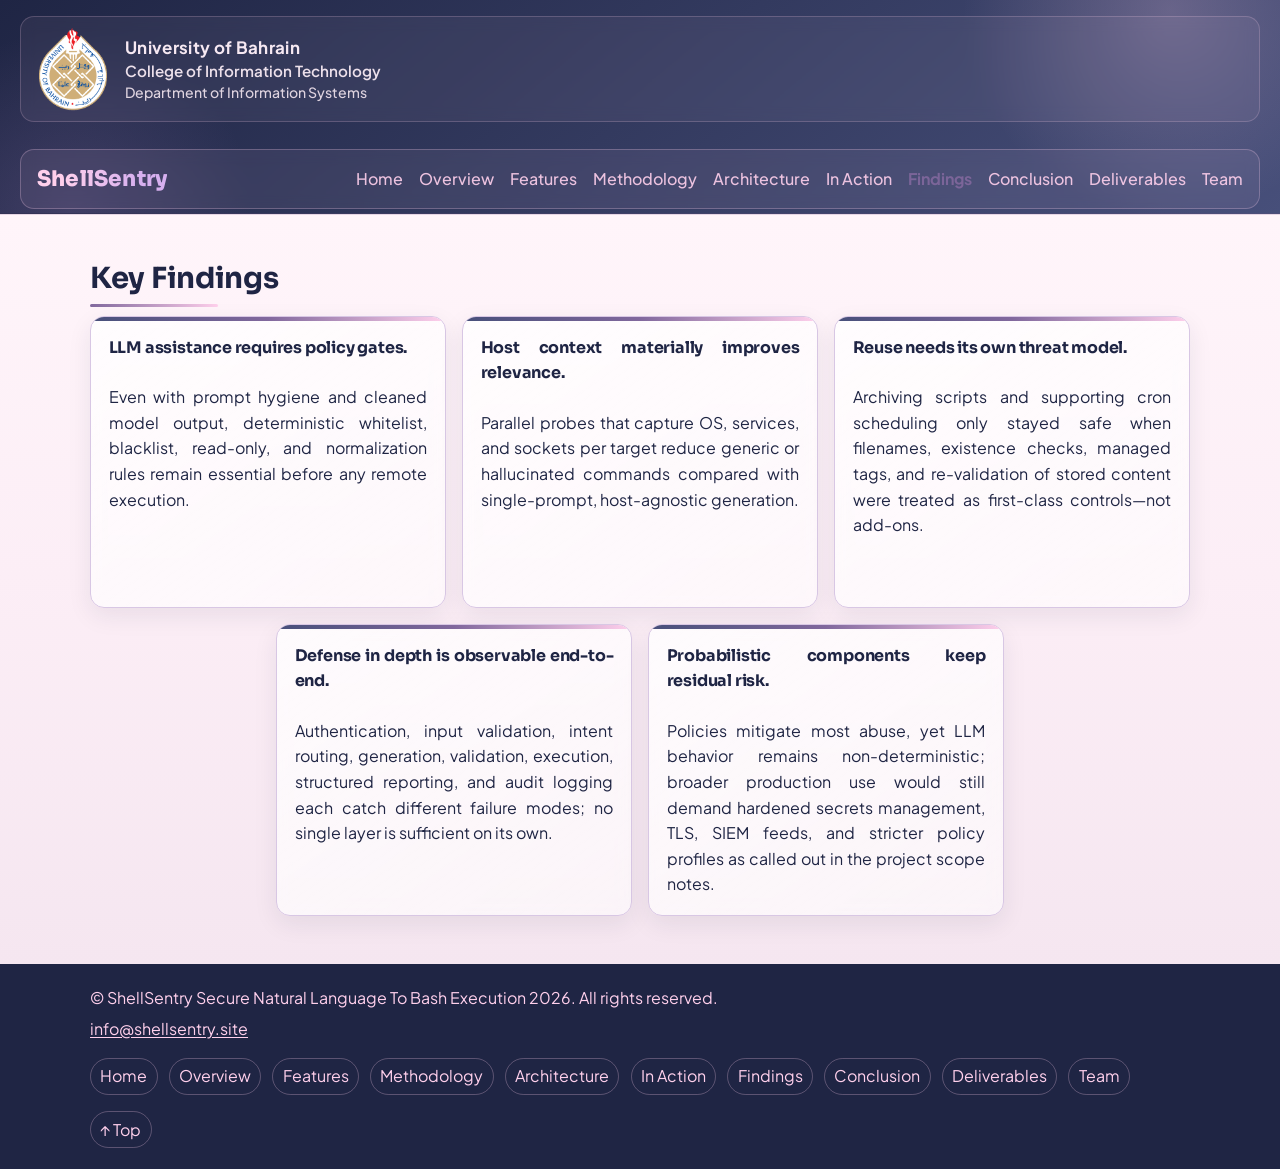
<file: findings.html>
<!DOCTYPE html>
<html lang="en">
  <head>
    <meta charset="UTF-8" />
    <meta name="viewport" content="width=device-width, initial-scale=1.0" />
    <title>Key Findings | ShellSentry</title>
    <meta
      name="description"
      content="ShellSentry is a secure web platform that translates natural language into validated Bash commands for remote SSH execution."
    />
    <link rel="preconnect" href="https://fonts.googleapis.com" />
    <link rel="preconnect" href="https://fonts.gstatic.com" crossorigin />
    <link
      href="https://fonts.googleapis.com/css2?family=Plus+Jakarta+Sans:wght@400;500;600;700;800&family=Sora:wght@500;600;700;800&display=swap"
      rel="stylesheet"
    />
    <link rel="icon" href="./images/shellsentry-logo.png" type="image/png" />
    <link rel="apple-touch-icon" href="./images/shellsentry-logo.png" />
    <link rel="stylesheet" href="./styles.css" />
  </head>
  <body class="page-inner">
    <header class="site-header" id="top">
      <div class="container hero-header-stack">
        <div class="institutional-header">
          <div
            class="institutional-brand"
            role="group"
            aria-label="University affiliation"
          >
            <img
              class="uob-logo"
              src="./images/uob-logo.png"
              alt="University of Bahrain official emblem"
              width="444"
              height="514"
              decoding="async"
            />
            <div class="institutional-text">
              <p class="inst-name">University of Bahrain</p>
              <p class="inst-college">College of Information Technology</p>
              <p class="inst-department">Department of Information Systems</p>
            </div>
          </div>
        </div>
        <nav class="nav" aria-label="Primary">
          <div class="nav-head">
            <h1 class="brand"><a href="./index.html" class="brand-link">ShellSentry</a></h1>
            <button
              type="button"
              class="nav-toggle"
              id="nav-menu-toggle"
              aria-expanded="false"
              aria-controls="primary-nav-links"
            >
              <span class="nav-toggle-bars" aria-hidden="true">
                <span></span>
                <span></span>
                <span></span>
              </span>
              <span class="sr-only">Menu</span>
            </button>
          </div>
          <ul class="nav-links" id="primary-nav-links">
            <li><a href="./index.html">Home</a></li>
            <li><a href="./overview.html">Overview</a></li>
            <li><a href="./features.html">Features</a></li>
            <li><a href="./methodology.html">Methodology</a></li>
            <li><a href="./architecture.html">Architecture</a></li>
            <li><a href="./in-action.html">In&nbsp;Action</a></li>
            <li><a href="./findings.html" aria-current="page">Findings</a></li>
            <li><a href="./conclusion.html">Conclusion</a></li>
            <li><a href="./deliverables.html">Deliverables</a></li>
            <li><a href="./team.html">Team</a></li>
          </ul>
        </nav>
      </div>
    </header>
    <main>
      <section id="findings" class="section page-section-band page-section-band--b reveal">
        <div class="container">
        <h3 class="section-title">Key Findings</h3>
        <div class="grid three-col findings-grid">
          <article class="card glass">
            <h4>LLM assistance requires policy gates.</h4>
            <p>
              Even with prompt hygiene and cleaned model output, deterministic whitelist,
              blacklist, read-only, and normalization rules remain essential before any remote
              execution.
            </p>
          </article>
          <article class="card glass">
            <h4>Host context materially improves relevance.</h4>
            <p>
              Parallel probes that capture OS, services, and sockets per target reduce generic
              or hallucinated commands compared with single-prompt, host-agnostic generation.
            </p>
          </article>
          <article class="card glass">
            <h4>Reuse needs its own threat model.</h4>
            <p>
              Archiving scripts and supporting cron scheduling only stayed safe when filenames,
              existence checks, managed tags, and re-validation of stored content were treated
              as first-class controls—not add-ons.
            </p>
          </article>
          <article class="card glass">
            <h4>Defense in depth is observable end-to-end.</h4>
            <p>
              Authentication, input validation, intent routing, generation, validation,
              execution, structured reporting, and audit logging each catch different failure
              modes; no single layer is sufficient on its own.
            </p>
          </article>
          <article class="card glass">
            <h4>Probabilistic components keep residual risk.</h4>
            <p>
              Policies mitigate most abuse, yet LLM behavior remains non-deterministic; broader
              production use would still demand hardened secrets management, TLS, SIEM feeds,
              and stricter policy profiles as called out in the project scope notes.
            </p>
          </article>
        </div>
        </div>
      </section>
    </main>

    <footer class="footer">
      <div class="container footer-wrap">
        <div class="footer-meta">
          <p>
            &copy; ShellSentry Secure Natural Language To Bash Execution 2026. All
            rights reserved.
          </p>
          <p>
            <a href="mailto:info@shellsentry.site">info@shellsentry.site</a>
          </p>
        </div>
        <div class="footer-links">
          <a href="./index.html">Home</a>
          <a href="./overview.html">Overview</a>
          <a href="./features.html">Features</a>
          <a href="./methodology.html">Methodology</a>
          <a href="./architecture.html">Architecture</a>
          <a href="./in-action.html">In Action</a>
          <a href="./findings.html">Findings</a>
          <a href="./conclusion.html">Conclusion</a>
          <a href="./deliverables.html">Deliverables</a>
          <a href="./team.html">Team</a>
        </div>
        <div class="footer-social">
        </div>
        <a class="back-top" href="#top" aria-label="Back to top">↑ Top</a>
      </div>
    </footer>

    <script src="./script.js"></script>
  </body>
</html>
</file>
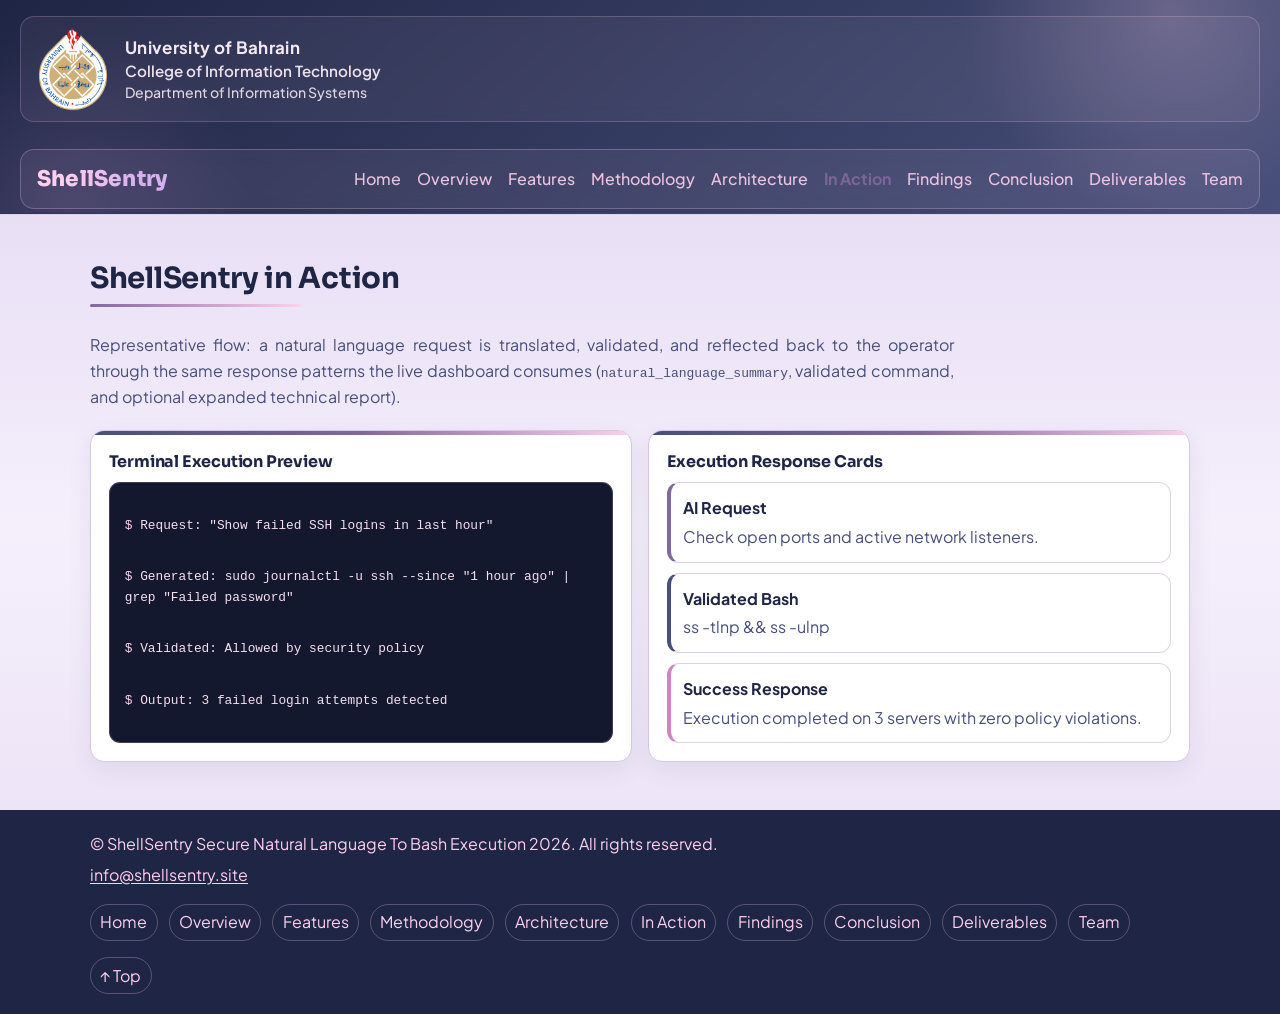
<file: in-action.html>
<!DOCTYPE html>
<html lang="en">
  <head>
    <meta charset="UTF-8" />
    <meta name="viewport" content="width=device-width, initial-scale=1.0" />
    <title>In Action | ShellSentry</title>
    <meta
      name="description"
      content="ShellSentry is a secure web platform that translates natural language into validated Bash commands for remote SSH execution."
    />
    <link rel="preconnect" href="https://fonts.googleapis.com" />
    <link rel="preconnect" href="https://fonts.gstatic.com" crossorigin />
    <link
      href="https://fonts.googleapis.com/css2?family=Plus+Jakarta+Sans:wght@400;500;600;700;800&family=Sora:wght@500;600;700;800&display=swap"
      rel="stylesheet"
    />
    <link rel="icon" href="./images/shellsentry-logo.png" type="image/png" />
    <link rel="apple-touch-icon" href="./images/shellsentry-logo.png" />
    <link rel="stylesheet" href="./styles.css" />
  </head>
  <body class="page-inner">
    <header class="site-header" id="top">
      <div class="container hero-header-stack">
        <div class="institutional-header">
          <div
            class="institutional-brand"
            role="group"
            aria-label="University affiliation"
          >
            <img
              class="uob-logo"
              src="./images/uob-logo.png"
              alt="University of Bahrain official emblem"
              width="444"
              height="514"
              decoding="async"
            />
            <div class="institutional-text">
              <p class="inst-name">University of Bahrain</p>
              <p class="inst-college">College of Information Technology</p>
              <p class="inst-department">Department of Information Systems</p>
            </div>
          </div>
        </div>
        <nav class="nav" aria-label="Primary">
          <div class="nav-head">
            <h1 class="brand"><a href="./index.html" class="brand-link">ShellSentry</a></h1>
            <button
              type="button"
              class="nav-toggle"
              id="nav-menu-toggle"
              aria-expanded="false"
              aria-controls="primary-nav-links"
            >
              <span class="nav-toggle-bars" aria-hidden="true">
                <span></span>
                <span></span>
                <span></span>
              </span>
              <span class="sr-only">Menu</span>
            </button>
          </div>
          <ul class="nav-links" id="primary-nav-links">
            <li><a href="./index.html">Home</a></li>
            <li><a href="./overview.html">Overview</a></li>
            <li><a href="./features.html">Features</a></li>
            <li><a href="./methodology.html">Methodology</a></li>
            <li><a href="./architecture.html">Architecture</a></li>
            <li><a href="./in-action.html" aria-current="page">In&nbsp;Action</a></li>
            <li><a href="./findings.html">Findings</a></li>
            <li><a href="./conclusion.html">Conclusion</a></li>
            <li><a href="./deliverables.html">Deliverables</a></li>
            <li><a href="./team.html">Team</a></li>
          </ul>
        </nav>
      </div>
    </header>
    <main>
      <section id="in-action" class="section page-section-band page-section-band--a reveal">
        <div class="container">
        <h3 class="section-title">ShellSentry in Action</h3>
        <p class="in-action-lead">
          Representative flow: a natural language request is translated, validated, and
          reflected back to the operator through the same response patterns the live
          dashboard consumes (<code>natural_language_summary</code>, validated command, and
          optional expanded technical report).
        </p>
        <div class="grid two-col">
          <article class="card terminal-preview">
            <h4>Terminal Execution Preview</h4>
            <div class="terminal-window">
              <p><span class="prompt">$</span> Request: "Show failed SSH logins in last hour"</p>
              <p><span class="prompt">$</span> Generated: <code>sudo journalctl -u ssh --since "1 hour ago" | grep "Failed password"</code></p>
              <p><span class="prompt">$</span> Validated: Allowed by security policy</p>
              <p><span class="prompt">$</span> Output: 3 failed login attempts detected</p>
            </div>
          </article>
          <article class="card">
            <h4>Execution Response Cards</h4>
            <div class="response-cards">
              <div class="response-card success">
                <strong>AI Request</strong>
                <p>Check open ports and active network listeners.</p>
              </div>
              <div class="response-card validated">
                <strong>Validated Bash</strong>
                <p>ss -tlnp && ss -ulnp</p>
              </div>
              <div class="response-card done">
                <strong>Success Response</strong>
                <p>Execution completed on 3 servers with zero policy violations.</p>
              </div>
            </div>
          </article>
        </div>
        </div>
      </section>
    </main>

    <footer class="footer">
      <div class="container footer-wrap">
        <div class="footer-meta">
          <p>
            &copy; ShellSentry Secure Natural Language To Bash Execution 2026. All
            rights reserved.
          </p>
          <p>
            <a href="mailto:info@shellsentry.site">info@shellsentry.site</a>
          </p>
        </div>
        <div class="footer-links">
          <a href="./index.html">Home</a>
          <a href="./overview.html">Overview</a>
          <a href="./features.html">Features</a>
          <a href="./methodology.html">Methodology</a>
          <a href="./architecture.html">Architecture</a>
          <a href="./in-action.html">In Action</a>
          <a href="./findings.html">Findings</a>
          <a href="./conclusion.html">Conclusion</a>
          <a href="./deliverables.html">Deliverables</a>
          <a href="./team.html">Team</a>
        </div>
        <div class="footer-social">
        </div>
        <a class="back-top" href="#top" aria-label="Back to top">↑ Top</a>
      </div>
    </footer>

    <script src="./script.js"></script>
  </body>
</html>
</file>
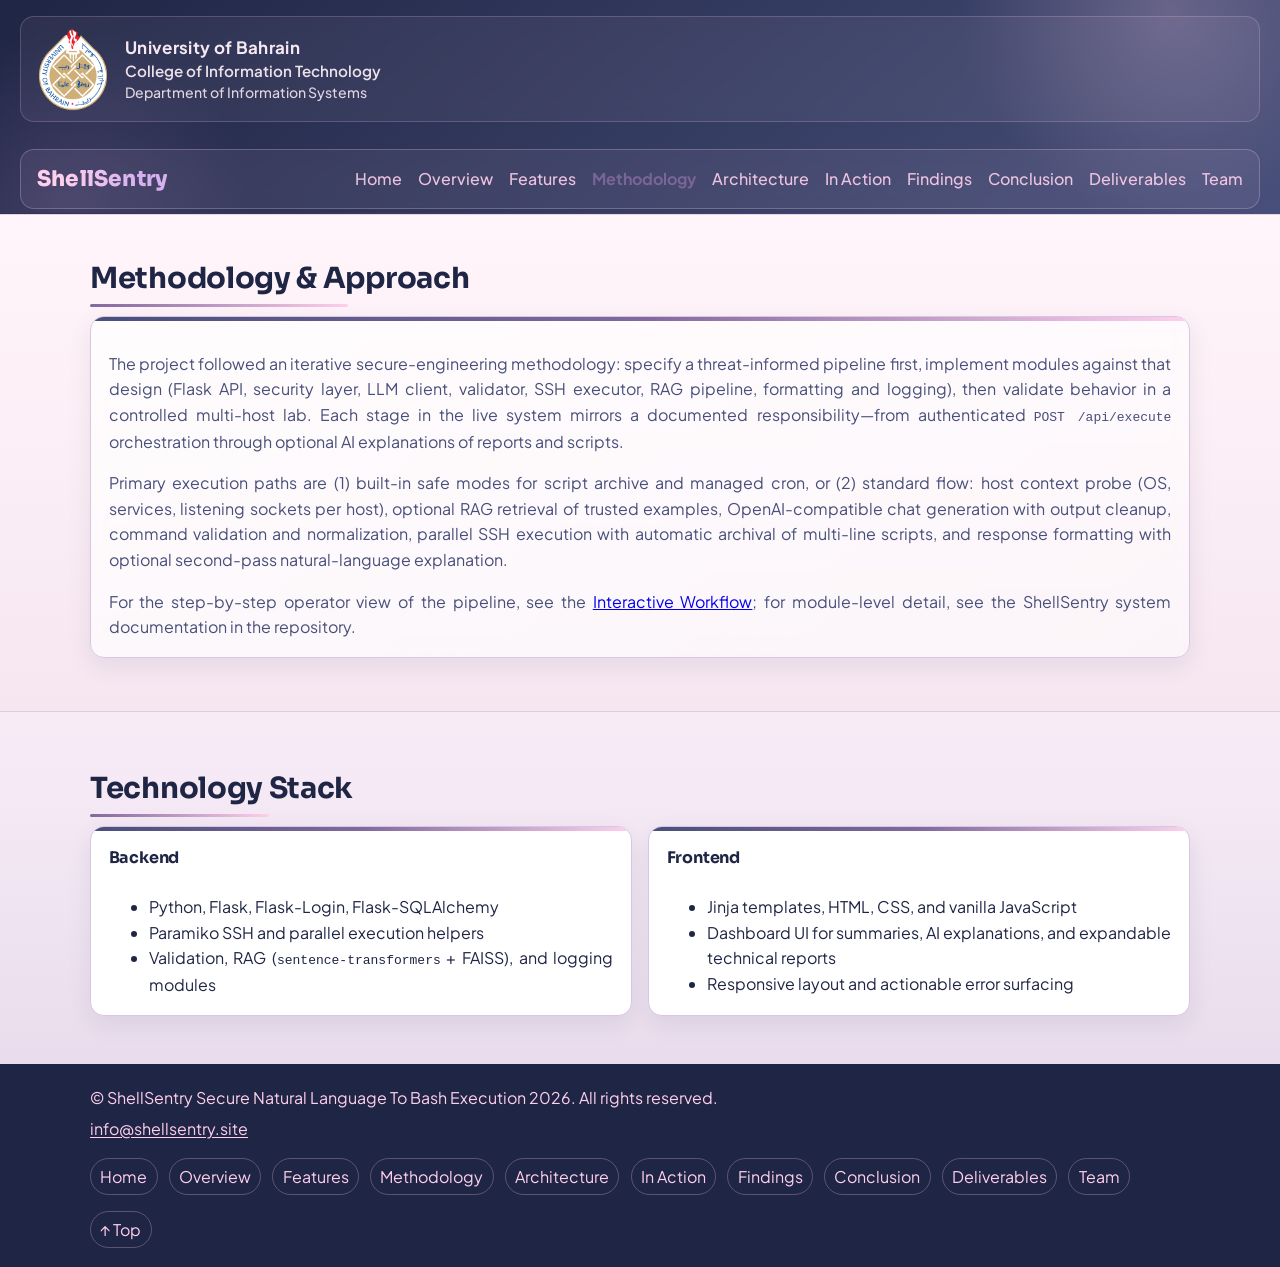
<file: methodology.html>
<!DOCTYPE html>
<html lang="en">
  <head>
    <meta charset="UTF-8" />
    <meta name="viewport" content="width=device-width, initial-scale=1.0" />
    <title>Methodology & Stack | ShellSentry</title>
    <meta
      name="description"
      content="ShellSentry is a secure web platform that translates natural language into validated Bash commands for remote SSH execution."
    />
    <link rel="preconnect" href="https://fonts.googleapis.com" />
    <link rel="preconnect" href="https://fonts.gstatic.com" crossorigin />
    <link
      href="https://fonts.googleapis.com/css2?family=Plus+Jakarta+Sans:wght@400;500;600;700;800&family=Sora:wght@500;600;700;800&display=swap"
      rel="stylesheet"
    />
    <link rel="icon" href="./images/shellsentry-logo.png" type="image/png" />
    <link rel="apple-touch-icon" href="./images/shellsentry-logo.png" />
    <link rel="stylesheet" href="./styles.css" />
  </head>
  <body class="page-inner">
    <header class="site-header" id="top">
      <div class="container hero-header-stack">
        <div class="institutional-header">
          <div
            class="institutional-brand"
            role="group"
            aria-label="University affiliation"
          >
            <img
              class="uob-logo"
              src="./images/uob-logo.png"
              alt="University of Bahrain official emblem"
              width="444"
              height="514"
              decoding="async"
            />
            <div class="institutional-text">
              <p class="inst-name">University of Bahrain</p>
              <p class="inst-college">College of Information Technology</p>
              <p class="inst-department">Department of Information Systems</p>
            </div>
          </div>
        </div>
        <nav class="nav" aria-label="Primary">
          <div class="nav-head">
            <h1 class="brand"><a href="./index.html" class="brand-link">ShellSentry</a></h1>
            <button
              type="button"
              class="nav-toggle"
              id="nav-menu-toggle"
              aria-expanded="false"
              aria-controls="primary-nav-links"
            >
              <span class="nav-toggle-bars" aria-hidden="true">
                <span></span>
                <span></span>
                <span></span>
              </span>
              <span class="sr-only">Menu</span>
            </button>
          </div>
          <ul class="nav-links" id="primary-nav-links">
            <li><a href="./index.html">Home</a></li>
            <li><a href="./overview.html">Overview</a></li>
            <li><a href="./features.html">Features</a></li>
            <li><a href="./methodology.html" aria-current="page">Methodology</a></li>
            <li><a href="./architecture.html">Architecture</a></li>
            <li><a href="./in-action.html">In&nbsp;Action</a></li>
            <li><a href="./findings.html">Findings</a></li>
            <li><a href="./conclusion.html">Conclusion</a></li>
            <li><a href="./deliverables.html">Deliverables</a></li>
            <li><a href="./team.html">Team</a></li>
          </ul>
        </nav>
      </div>
    </header>
    <main>
<section id="methodology" class="section page-section-band page-section-band--b reveal">
        <div class="container">
        <h3 class="section-title">Methodology &amp; Approach</h3>
        <article class="card glass methodology-card">
          <p>
            The project followed an iterative secure-engineering methodology: specify a
            threat-informed pipeline first, implement modules against that design (Flask API,
            security layer, LLM client, validator, SSH executor, RAG pipeline, formatting and
            logging), then validate behavior in a controlled multi-host lab. Each stage in the
            live system mirrors a documented responsibility—from authenticated
            <code>POST /api/execute</code> orchestration through optional AI explanations of
            reports and scripts.
          </p>
          <p>
            Primary execution paths are (1) built-in safe modes for script archive and managed
            cron, or (2) standard flow: host context probe (OS, services, listening sockets per
            host), optional RAG retrieval of trusted examples, OpenAI-compatible chat generation
            with output cleanup, command validation and normalization, parallel SSH execution
            with automatic archival of multi-line scripts, and response formatting with optional
            second-pass natural-language explanation.
          </p>
          <p>
            For the step-by-step operator view of the pipeline, see the
            <a href="./architecture.html#workflow">Interactive Workflow</a>; for module-level detail, see the
            ShellSentry system documentation in the repository.
          </p>
        </article>
        </div>
      </section>

      <section id="stack" class="section page-section-band page-section-band--c reveal">
        <div class="container">
          <h3 class="section-title">Technology Stack</h3>
          <div class="grid two-col">
            <article class="card">
              <h4>Backend</h4>
              <ul>
                <li>Python, Flask, Flask-Login, Flask-SQLAlchemy</li>
                <li>Paramiko SSH and parallel execution helpers</li>
                <li>Validation, RAG (<code>sentence-transformers</code> + FAISS), and logging modules</li>
              </ul>
            </article>
            <article class="card">
              <h4>Frontend</h4>
              <ul>
                <li>Jinja templates, HTML, CSS, and vanilla JavaScript</li>
                <li>Dashboard UI for summaries, AI explanations, and expandable technical reports</li>
                <li>Responsive layout and actionable error surfacing</li>
              </ul>
            </article>
          </div>
        </div>
      </section>
    </main>

    <footer class="footer">
      <div class="container footer-wrap">
        <div class="footer-meta">
          <p>
            &copy; ShellSentry Secure Natural Language To Bash Execution 2026. All
            rights reserved.
          </p>
          <p>
            <a href="mailto:info@shellsentry.site">info@shellsentry.site</a>
          </p>
        </div>
        <div class="footer-links">
          <a href="./index.html">Home</a>
          <a href="./overview.html">Overview</a>
          <a href="./features.html">Features</a>
          <a href="./methodology.html">Methodology</a>
          <a href="./architecture.html">Architecture</a>
          <a href="./in-action.html">In Action</a>
          <a href="./findings.html">Findings</a>
          <a href="./conclusion.html">Conclusion</a>
          <a href="./deliverables.html">Deliverables</a>
          <a href="./team.html">Team</a>
        </div>
        <div class="footer-social">
        </div>
        <a class="back-top" href="#top" aria-label="Back to top">↑ Top</a>
      </div>
    </footer>

    <script src="./script.js"></script>
  </body>
</html>
</file>
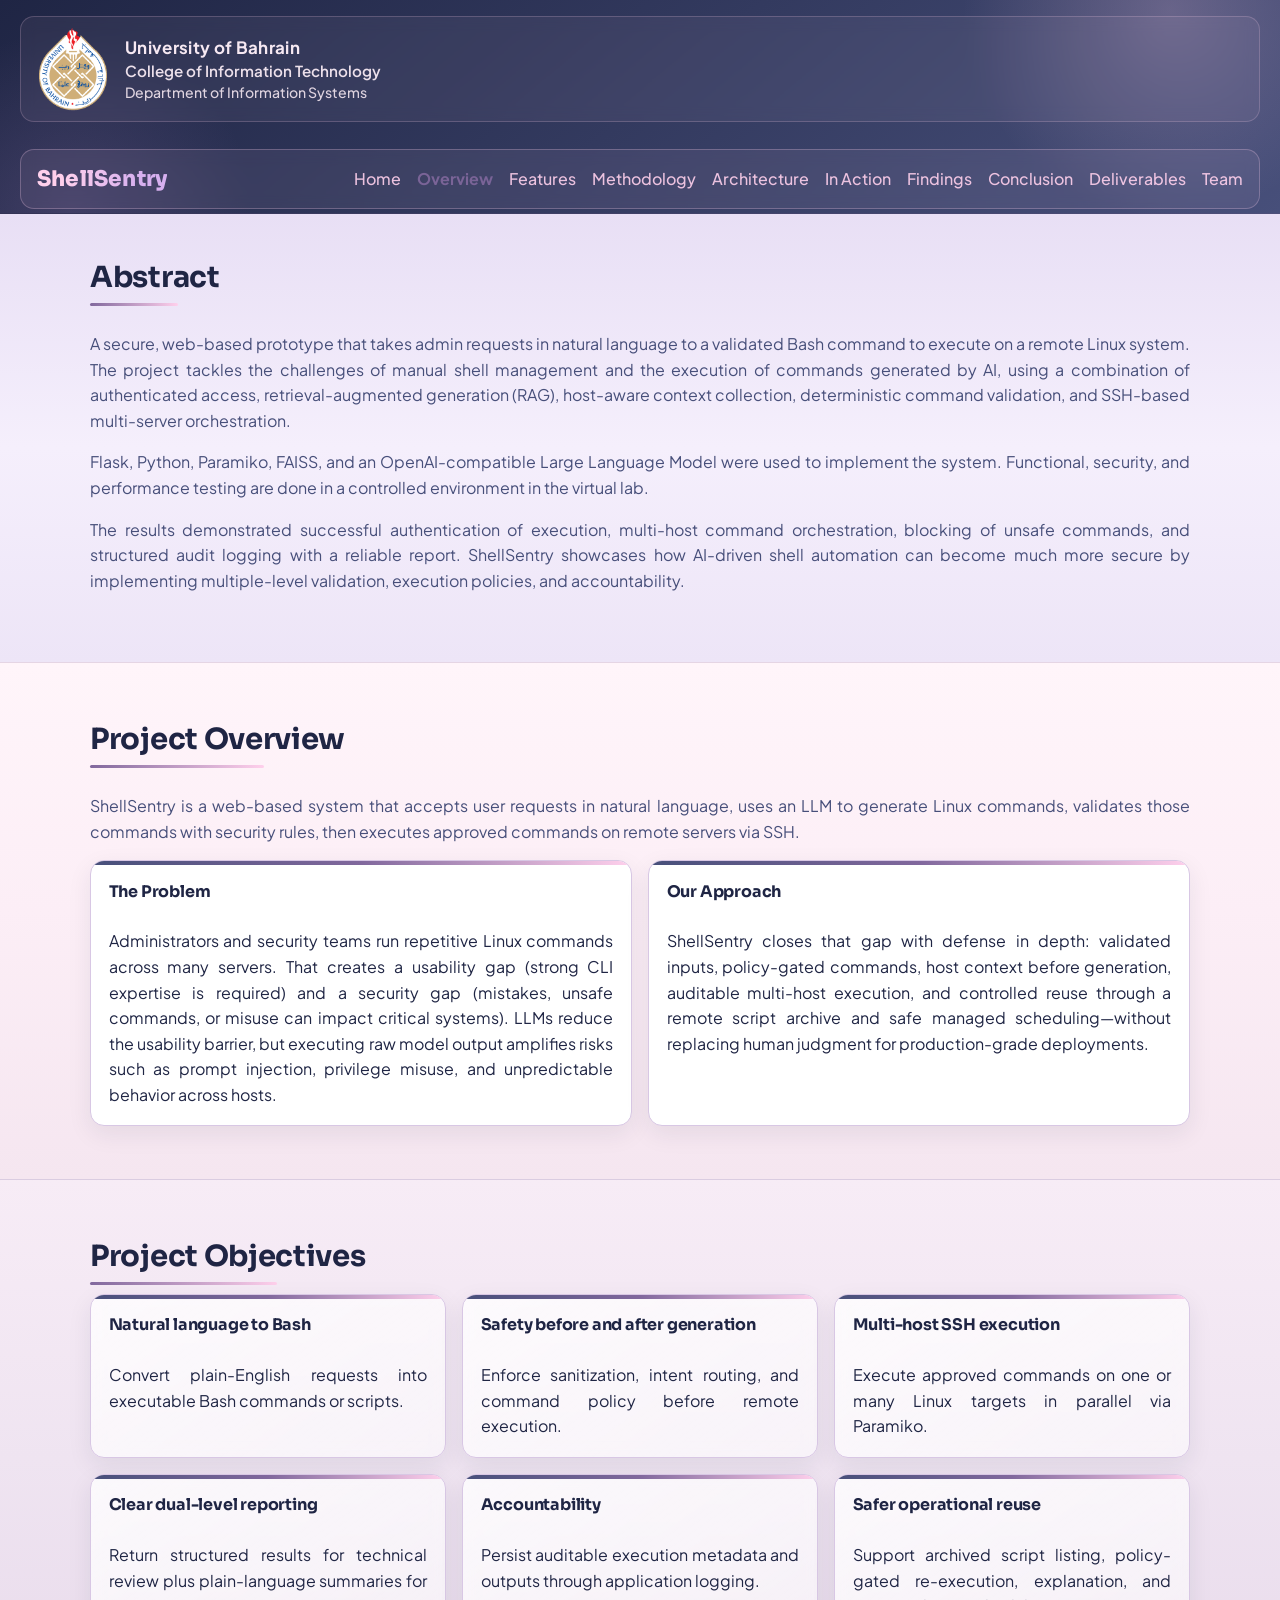
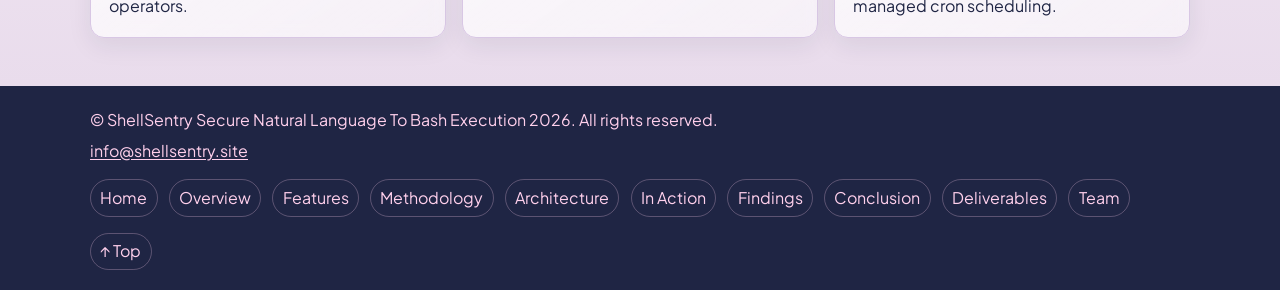
<file: overview.html>
<!DOCTYPE html>
<html lang="en">
  <head>
    <meta charset="UTF-8" />
    <meta name="viewport" content="width=device-width, initial-scale=1.0" />
    <title>Project Overview | ShellSentry</title>
    <meta
      name="description"
      content="ShellSentry is a secure web platform that translates natural language into validated Bash commands for remote SSH execution."
    />
    <link rel="preconnect" href="https://fonts.googleapis.com" />
    <link rel="preconnect" href="https://fonts.gstatic.com" crossorigin />
    <link
      href="https://fonts.googleapis.com/css2?family=Plus+Jakarta+Sans:wght@400;500;600;700;800&family=Sora:wght@500;600;700;800&display=swap"
      rel="stylesheet"
    />
    <link rel="icon" href="./images/shellsentry-logo.png" type="image/png" />
    <link rel="apple-touch-icon" href="./images/shellsentry-logo.png" />
    <link rel="stylesheet" href="./styles.css" />
  </head>
  <body class="page-inner">
    <header class="site-header" id="top">
      <div class="container hero-header-stack">
        <div class="institutional-header">
          <div
            class="institutional-brand"
            role="group"
            aria-label="University affiliation"
          >
            <img
              class="uob-logo"
              src="./images/uob-logo.png"
              alt="University of Bahrain official emblem"
              width="444"
              height="514"
              decoding="async"
            />
            <div class="institutional-text">
              <p class="inst-name">University of Bahrain</p>
              <p class="inst-college">College of Information Technology</p>
              <p class="inst-department">Department of Information Systems</p>
            </div>
          </div>
        </div>
        <nav class="nav" aria-label="Primary">
          <div class="nav-head">
            <h1 class="brand"><a href="./index.html" class="brand-link">ShellSentry</a></h1>
            <button
              type="button"
              class="nav-toggle"
              id="nav-menu-toggle"
              aria-expanded="false"
              aria-controls="primary-nav-links"
            >
              <span class="nav-toggle-bars" aria-hidden="true">
                <span></span>
                <span></span>
                <span></span>
              </span>
              <span class="sr-only">Menu</span>
            </button>
          </div>
          <ul class="nav-links" id="primary-nav-links">
            <li><a href="./index.html">Home</a></li>
            <li><a href="./overview.html" aria-current="page">Overview</a></li>
            <li><a href="./features.html">Features</a></li>
            <li><a href="./methodology.html">Methodology</a></li>
            <li><a href="./architecture.html">Architecture</a></li>
            <li><a href="./in-action.html">In&nbsp;Action</a></li>
            <li><a href="./findings.html">Findings</a></li>
            <li><a href="./conclusion.html">Conclusion</a></li>
            <li><a href="./deliverables.html">Deliverables</a></li>
            <li><a href="./team.html">Team</a></li>
          </ul>
        </nav>
      </div>
    </header>
    <main>
<section id="abstract" class="section page-section-band page-section-band--a reveal">
        <div class="container">
        <h3 class="section-title">Abstract</h3>
        <p>
          A secure, web-based prototype that takes admin requests in natural language to
          a validated Bash command to execute on a remote Linux system. The project
          tackles the challenges of manual shell management and the execution of
          commands generated by AI, using a combination of authenticated access,
          retrieval-augmented generation (RAG), host-aware context collection,
          deterministic command validation, and SSH-based multi-server orchestration.
        </p>
        <p>
          Flask, Python, Paramiko, FAISS, and an OpenAI-compatible Large Language Model
          were used to implement the system. Functional, security, and performance
          testing are done in a controlled environment in the virtual lab.
        </p>
        <p>
          The results demonstrated successful authentication of execution, multi-host
          command orchestration, blocking of unsafe commands, and structured audit
          logging with a reliable report. ShellSentry showcases how AI-driven shell
          automation can become much more secure by implementing multiple-level
          validation, execution policies, and accountability.
        </p>
        </div>
      </section>

      <section id="about" class="section page-section-band page-section-band--b reveal">
        <div class="container">
          <h3 class="section-title">Project Overview</h3>
          <p>
            ShellSentry is a web-based system that accepts user requests in natural
            language, uses an LLM to generate Linux commands, validates those commands
            with security rules, then executes approved commands on remote servers via
            SSH.
          </p>
          <div class="grid two-col">
            <article class="card">
              <h4>The Problem</h4>
              <p>
                Administrators and security teams run repetitive Linux commands across
                many servers. That creates a usability gap (strong CLI expertise is
                required) and a security gap (mistakes, unsafe commands, or misuse can
                impact critical systems). LLMs reduce the usability barrier, but
                executing raw model output amplifies risks such as prompt injection,
                privilege misuse, and unpredictable behavior across hosts.
              </p>
            </article>
            <article class="card">
              <h4>Our Approach</h4>
              <p>
                ShellSentry closes that gap with defense in depth: validated inputs,
                policy-gated commands, host context before generation, auditable
                multi-host execution, and controlled reuse through a remote script
                archive and safe managed scheduling—without replacing human judgment for
                production-grade deployments.
              </p>
            </article>
          </div>
        </div>
      </section>

      <section id="objectives" class="section page-section-band page-section-band--c reveal">
        <div class="container">
        <h3 class="section-title">Project Objectives</h3>
        <div class="grid three-col">
          <article class="card glass">
            <h4>Natural language to Bash</h4>
            <p>Convert plain-English requests into executable Bash commands or scripts.</p>
          </article>
          <article class="card glass">
            <h4>Safety before and after generation</h4>
            <p>Enforce sanitization, intent routing, and command policy before remote execution.</p>
          </article>
          <article class="card glass">
            <h4>Multi-host SSH execution</h4>
            <p>Execute approved commands on one or many Linux targets in parallel via Paramiko.</p>
          </article>
          <article class="card glass">
            <h4>Clear dual-level reporting</h4>
            <p>Return structured results for technical review plus plain-language summaries for operators.</p>
          </article>
          <article class="card glass">
            <h4>Accountability</h4>
            <p>Persist auditable execution metadata and outputs through application logging.</p>
          </article>
          <article class="card glass">
            <h4>Safer operational reuse</h4>
            <p>Support archived script listing, policy-gated re-execution, explanation, and managed cron scheduling.</p>
          </article>
        </div>
        </div>
      </section>
    </main>

    <footer class="footer">
      <div class="container footer-wrap">
        <div class="footer-meta">
          <p>
            &copy; ShellSentry Secure Natural Language To Bash Execution 2026. All
            rights reserved.
          </p>
          <p>
            <a href="mailto:info@shellsentry.site">info@shellsentry.site</a>
          </p>
        </div>
        <div class="footer-links">
          <a href="./index.html">Home</a>
          <a href="./overview.html">Overview</a>
          <a href="./features.html">Features</a>
          <a href="./methodology.html">Methodology</a>
          <a href="./architecture.html">Architecture</a>
          <a href="./in-action.html">In Action</a>
          <a href="./findings.html">Findings</a>
          <a href="./conclusion.html">Conclusion</a>
          <a href="./deliverables.html">Deliverables</a>
          <a href="./team.html">Team</a>
        </div>
        <div class="footer-social">
        </div>
        <a class="back-top" href="#top" aria-label="Back to top">↑ Top</a>
      </div>
    </footer>

    <script src="./script.js"></script>
  </body>
</html>
</file>
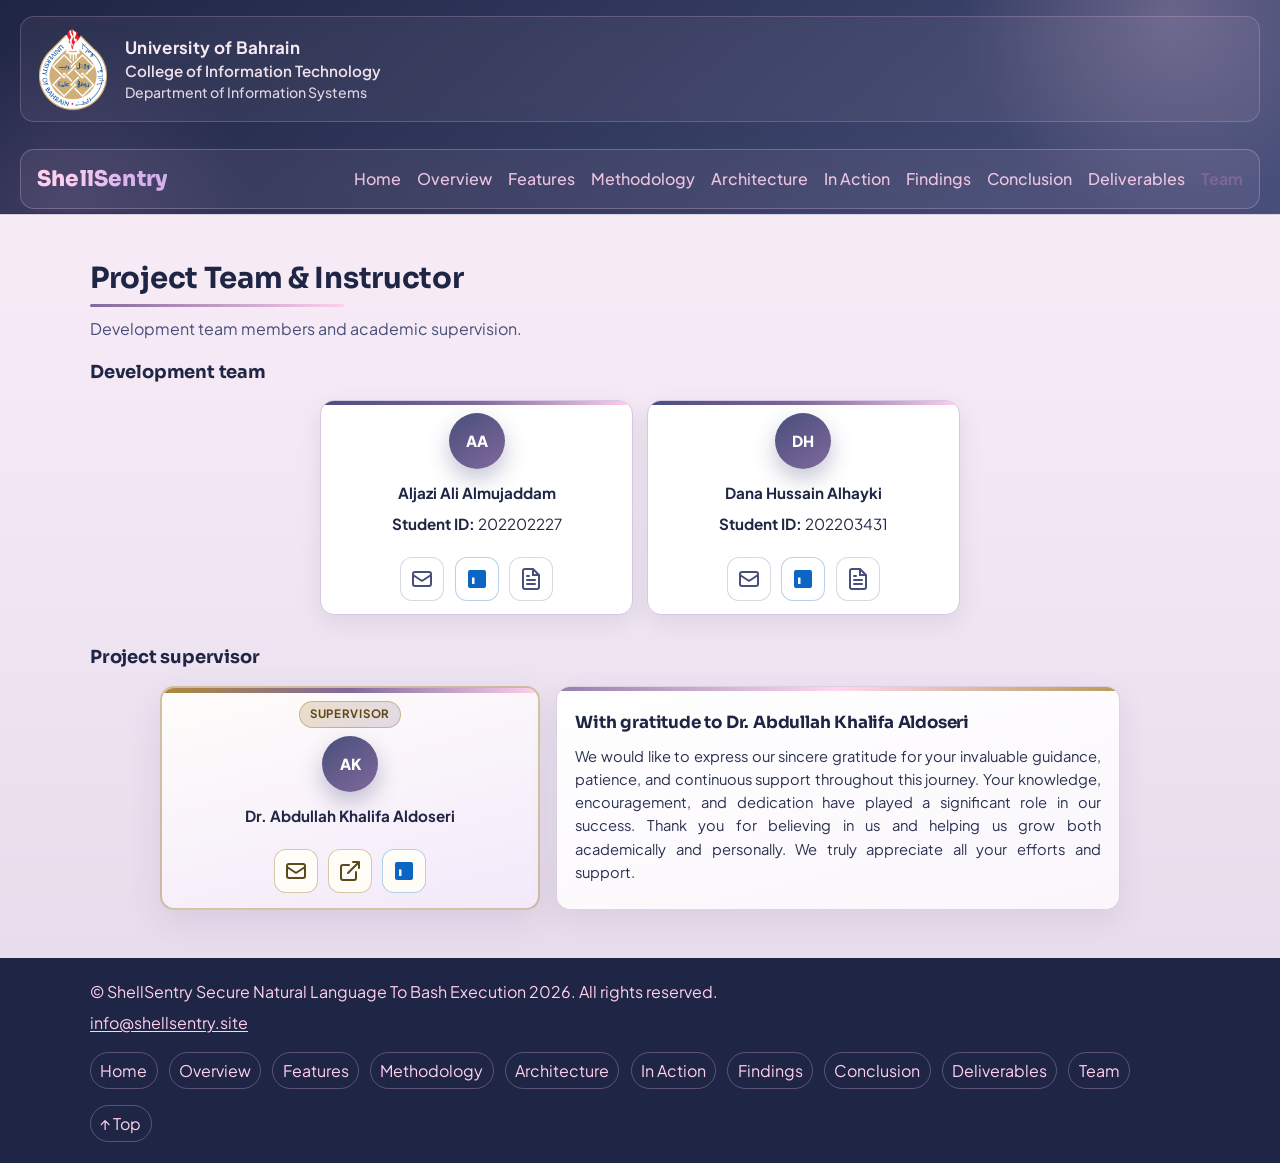
<file: team.html>
<!DOCTYPE html>
<html lang="en">
  <head>
    <meta charset="UTF-8" />
    <meta name="viewport" content="width=device-width, initial-scale=1.0" />
    <title>Project Team | ShellSentry</title>
    <meta
      name="description"
      content="ShellSentry is a secure web platform that translates natural language into validated Bash commands for remote SSH execution."
    />
    <link rel="preconnect" href="https://fonts.googleapis.com" />
    <link rel="preconnect" href="https://fonts.gstatic.com" crossorigin />
    <link
      href="https://fonts.googleapis.com/css2?family=Plus+Jakarta+Sans:wght@400;500;600;700;800&family=Sora:wght@500;600;700;800&display=swap"
      rel="stylesheet"
    />
    <link rel="icon" href="./images/shellsentry-logo.png" type="image/png" />
    <link rel="apple-touch-icon" href="./images/shellsentry-logo.png" />
    <link rel="stylesheet" href="./styles.css" />
  </head>
  <body class="page-inner">
    <header class="site-header" id="top">
      <div class="container hero-header-stack">
        <div class="institutional-header">
          <div
            class="institutional-brand"
            role="group"
            aria-label="University affiliation"
          >
            <img
              class="uob-logo"
              src="./images/uob-logo.png"
              alt="University of Bahrain official emblem"
              width="444"
              height="514"
              decoding="async"
            />
            <div class="institutional-text">
              <p class="inst-name">University of Bahrain</p>
              <p class="inst-college">College of Information Technology</p>
              <p class="inst-department">Department of Information Systems</p>
            </div>
          </div>
        </div>
        <nav class="nav" aria-label="Primary">
          <div class="nav-head">
            <h1 class="brand"><a href="./index.html" class="brand-link">ShellSentry</a></h1>
            <button
              type="button"
              class="nav-toggle"
              id="nav-menu-toggle"
              aria-expanded="false"
              aria-controls="primary-nav-links"
            >
              <span class="nav-toggle-bars" aria-hidden="true">
                <span></span>
                <span></span>
                <span></span>
              </span>
              <span class="sr-only">Menu</span>
            </button>
          </div>
          <ul class="nav-links" id="primary-nav-links">
            <li><a href="./index.html">Home</a></li>
            <li><a href="./overview.html">Overview</a></li>
            <li><a href="./features.html">Features</a></li>
            <li><a href="./methodology.html">Methodology</a></li>
            <li><a href="./architecture.html">Architecture</a></li>
            <li><a href="./in-action.html">In&nbsp;Action</a></li>
            <li><a href="./findings.html">Findings</a></li>
            <li><a href="./conclusion.html">Conclusion</a></li>
            <li><a href="./deliverables.html">Deliverables</a></li>
            <li><a href="./team.html" aria-current="page">Team</a></li>
          </ul>
        </nav>
      </div>
    </header>
    <main>
      <section id="team" class="section page-section-band page-section-band--c reveal">
        <div class="container">
          <h3 class="section-title">Project Team &amp; Instructor</h3>
          <p class="team-intro">Development team members and academic supervision.</p>

          <svg class="team-icons-defs" aria-hidden="true" focusable="false" width="0" height="0">
            <defs>
              <symbol id="team-icon-mail" viewBox="0 0 24 24">
                <path
                  fill="none"
                  stroke="currentColor"
                  stroke-width="2"
                  stroke-linecap="round"
                  stroke-linejoin="round"
                  d="M3 8l7.89 5.26a2 2 0 002.22 0L21 8M5 19h14a2 2 0 002-2V7a2 2 0 00-2-2H5a2 2 0 00-2 2v10a2 2 0 002 2z"
                />
              </symbol>
              <symbol id="team-icon-cv" viewBox="0 0 24 24">
                <path
                  fill="none"
                  stroke="currentColor"
                  stroke-width="2"
                  stroke-linecap="round"
                  stroke-linejoin="round"
                  d="M14 2H6a2 2 0 00-2 2v16a2 2 0 002 2h12a2 2 0 002-2V8z"
                />
                <path fill="none" stroke="currentColor" stroke-width="2" d="M14 2v6h6" />
                <path fill="none" stroke="currentColor" stroke-width="2" stroke-linecap="round" d="M8 13h8M8 17h8M8 9h2" />
              </symbol>
              <symbol id="team-icon-faculty" viewBox="0 0 24 24">
                <path
                  fill="none"
                  stroke="currentColor"
                  stroke-width="2"
                  stroke-linecap="round"
                  stroke-linejoin="round"
                  d="M18 13v6a2 2 0 0 1-2 2H5a2 2 0 0 1-2-2V8a2 2 0 0 1 2-2h6M15 3h6v6M10 14L21 3"
                />
              </symbol>
            </defs>
          </svg>

          <h4 class="team-subheading">Development team</h4>
          <div class="grid two-col team-dev-grid">
            <article class="card team-card">
              <div class="avatar" aria-hidden="true">AA</div>
              <p><strong>Aljazi Ali Almujaddam</strong></p>
              <p><strong>Student ID:</strong> 202202227</p>
              <nav class="team-icon-strip" aria-label="Contact and profiles for Aljazi">
                <a
                  class="team-icon-link"
                  href="mailto:aljaziali04@gmail.com"
                  aria-label="Email Aljazi Ali Almujaddam"
                  title="Email"
                >
                  <svg class="team-icon-svg" width="24" height="24" aria-hidden="true">
                    <use href="#team-icon-mail" />
                  </svg>
                </a>
                <a
                  class="team-icon-link team-icon-link--linkedin"
                  href="https://www.linkedin.com/in/aljazi-almujaddam-554a723b4"
                  target="_blank"
                  rel="noopener noreferrer"
                  aria-label="Aljazi LinkedIn profile"
                  title="LinkedIn profile"
                >
                  <svg class="team-icon-svg team-icon-svg--linkedin" width="24" height="24" viewBox="0 0 24 24" aria-hidden="true">
                    <path
                      fill="currentColor"
                      d="M19 3a2 2 0 0 1 2 2v14a2 2 0 0 1-2 2H5a2 2 0 0 1-2-2V5a2 2 0 0 1 2-2h14zm-9.5 7.5H7V17h2.5v-6.5zm-1.25-2a1.25 1.25 0 1 1 0-2.5 1.25 1.25 0 0 1 0 2.5zM17 17h-2.4v-3.2c0-.8-.02-1.84-1.12-1.84-1.12 0-1.29.88-1.29 1.78V17H9.8V9.5h2.3v1h.03c.32-.6 1.1-1.24 2.27-1.24 2.43 0 2.88 1.6 2.88 3.68V17z"
                    />
                  </svg>
                </a>
                <a
                  class="team-icon-link"
                  href="./ALJAZI-ALI-ALMUJADDAM-Resume.pdf"
                  target="_blank"
                  rel="noopener noreferrer"
                  aria-label="Download Aljazi CV (PDF)"
                  title="CV (PDF)"
                >
                  <svg class="team-icon-svg" width="24" height="24" aria-hidden="true">
                    <use href="#team-icon-cv" />
                  </svg>
                </a>
              </nav>
            </article>
            <article class="card team-card">
              <div class="avatar" aria-hidden="true">DH</div>
              <p><strong>Dana Hussain Alhayki</strong></p>
              <p><strong>Student ID:</strong> 202203431</p>
              <nav class="team-icon-strip" aria-label="Contact and profiles for Dana">
                <a
                  class="team-icon-link"
                  href="mailto:Danahussainalhayki@gmail.com"
                  aria-label="Email Dana Hussain Alhayki"
                  title="Email"
                >
                  <svg class="team-icon-svg" width="24" height="24" aria-hidden="true">
                    <use href="#team-icon-mail" />
                  </svg>
                </a>
                <a
                  class="team-icon-link team-icon-link--linkedin"
                  href="https://www.linkedin.com/in/dana-hussain-27a299295?utm_source=share_via&utm_content=profile&utm_medium=member_ios
                  "
                  target="_blank"
                  rel="noopener noreferrer"
                  aria-label="Dana LinkedIn profile"
                  title="LinkedIn profile"
                >
                  <svg class="team-icon-svg team-icon-svg--linkedin" width="24" height="24" viewBox="0 0 24 24" aria-hidden="true">
                    <path
                      fill="currentColor"
                      d="M19 3a2 2 0 0 1 2 2v14a2 2 0 0 1-2 2H5a2 2 0 0 1-2-2V5a2 2 0 0 1 2-2h14zm-9.5 7.5H7V17h2.5v-6.5zm-1.25-2a1.25 1.25 0 1 1 0-2.5 1.25 1.25 0 0 1 0 2.5zM17 17h-2.4v-3.2c0-.8-.02-1.84-1.12-1.84-1.12 0-1.29.88-1.29 1.78V17H9.8V9.5h2.3v1h.03c.32-.6 1.1-1.24 2.27-1.24 2.43 0 2.88 1.6 2.88 3.68V17z"
                    />
                  </svg>
                </a>
                <a
                  class="team-icon-link"
                  href="./DANA-HUSSAIN-ALHAYKI-CV.pdf"
                  target="_blank"
                  rel="noopener noreferrer"
                  aria-label="Download Dana CV (PDF)"
                  title="CV (PDF)"
                >
                  <svg class="team-icon-svg" width="24" height="24" aria-hidden="true">
                    <use href="#team-icon-cv" />
                  </svg>
                </a>
              </nav>
            </article>
          </div>

          <h4 class="team-subheading">Project supervisor</h4>
          <div class="team-supervisor-row">
            <article class="card team-card team-card--supervisor">
              <span class="team-role-badge">Supervisor</span>
              <div class="avatar avatar--supervisor" aria-hidden="true">AK</div>
              <p><strong>Dr. Abdullah Khalifa Aldoseri</strong></p>
              <nav class="team-icon-strip" aria-label="Supervisor contact and official profiles">
                <a
                  class="team-icon-link team-icon-link--accent"
                  href="mailto:akaldoseri@uob.edu.bh"
                  aria-label="Email Dr. Abdullah Khalifa Aldoseri"
                  title="Email"
                >
                  <svg class="team-icon-svg" width="24" height="24" aria-hidden="true">
                    <use href="#team-icon-mail" />
                  </svg>
                </a>
                <a
                  class="team-icon-link team-icon-link--accent"
                  href="https://cit.uob.edu.bh/faculty/faculty-profile/?faculty=mr-abdullah-al-doseri"
                  target="_blank"
                  rel="noopener noreferrer"
                  aria-label="Dr. Aldoseri UOB faculty profile (College of Information Technology)"
                  title="UOB faculty profile"
                >
                  <svg class="team-icon-svg" width="24" height="24" aria-hidden="true">
                    <use href="#team-icon-faculty" />
                  </svg>
                </a>
                <a
                  class="team-icon-link team-icon-link--accent team-icon-link--linkedin"
                  href="https://www.linkedin.com/in/dr-abdullah-aldoseri-0ab6706a"
                  target="_blank"
                  rel="noopener noreferrer"
                  aria-label="Dr. Aldoseri LinkedIn profile"
                  title="LinkedIn profile"
                >
                  <svg class="team-icon-svg team-icon-svg--linkedin" width="24" height="24" viewBox="0 0 24 24" aria-hidden="true">
                    <path
                      fill="currentColor"
                      d="M19 3a2 2 0 0 1 2 2v14a2 2 0 0 1-2 2H5a2 2 0 0 1-2-2V5a2 2 0 0 1 2-2h14zm-9.5 7.5H7V17h2.5v-6.5zm-1.25-2a1.25 1.25 0 1 1 0-2.5 1.25 1.25 0 0 1 0 2.5zM17 17h-2.4v-3.2c0-.8-.02-1.84-1.12-1.84-1.12 0-1.29.88-1.29 1.78V17H9.8V9.5h2.3v1h.03c.32-.6 1.1-1.24 2.27-1.24 2.43 0 2.88 1.6 2.88 3.68V17z"
                    />
                  </svg>
                </a>
              </nav>
            </article>
            <aside class="card team-gratitude" aria-labelledby="team-gratitude-heading">
              <h4 id="team-gratitude-heading" class="team-gratitude__title">
                With gratitude to Dr.&nbsp;Abdullah Khalifa Aldoseri
              </h4>
              <p class="team-gratitude__text">
                We would like to express our sincere gratitude for your invaluable guidance,
                patience, and continuous support throughout this journey. Your knowledge,
                encouragement, and dedication have played a significant role in our success.
                Thank you for believing in us and helping us grow both academically and
                personally. We truly appreciate all your efforts and support.
              </p>
            </aside>
          </div>
        </div>
      </section>
    </main>

    <footer class="footer">
      <div class="container footer-wrap">
        <div class="footer-meta">
          <p>
            &copy; ShellSentry Secure Natural Language To Bash Execution 2026. All
            rights reserved.
          </p>
          <p>
            <a href="mailto:info@shellsentry.site">info@shellsentry.site</a>
          </p>
        </div>
        <div class="footer-links">
          <a href="./index.html">Home</a>
          <a href="./overview.html">Overview</a>
          <a href="./features.html">Features</a>
          <a href="./methodology.html">Methodology</a>
          <a href="./architecture.html">Architecture</a>
          <a href="./in-action.html">In Action</a>
          <a href="./findings.html">Findings</a>
          <a href="./conclusion.html">Conclusion</a>
          <a href="./deliverables.html">Deliverables</a>
          <a href="./team.html">Team</a>
        </div>
        <div class="footer-social">
        </div>
        <a class="back-top" href="#top" aria-label="Back to top">↑ Top</a>
      </div>
    </footer>

    <script src="./script.js"></script>
  </body>
</html>
</file>
<file: styles.css>
:root {
  --bg: #1f2544;
  --bg-soft: #474f7a;
  --bg-glow: #81689d;
  --card: #ffffff;
  --text: #ffd0ec;
  --muted: #f2d4e9;
  --accent: #81689d;
  --accent-dark: #474f7a;
  --dark-text: #1f2544;
  --border: #d8c7e4;
}

* {
  box-sizing: border-box;
}

.sr-only {
  position: absolute;
  width: 1px;
  height: 1px;
  padding: 0;
  margin: -1px;
  overflow: hidden;
  clip: rect(0, 0, 0, 0);
  white-space: nowrap;
  border: 0;
}

html {
  scroll-behavior: smooth;
}

body {
  margin: 0;
  font-family: "Plus Jakarta Sans", "Segoe UI", Arial, Helvetica, sans-serif;
  color: var(--dark-text);
  background: radial-gradient(circle at top right, #ffd0ec, #fdf7fc 40%);
  line-height: 1.6;
  position: relative;
  text-align: justify;
  hyphens: auto;
}

body::before {
  content: "";
  position: fixed;
  inset: 0;
  pointer-events: none;
  background-image: radial-gradient(rgba(129, 104, 157, 0.12) 1px, transparent 1px);
  background-size: 22px 22px;
  opacity: 0.35;
  z-index: -1;
}

.container {
  width: min(1100px, 92%);
  margin: 0 auto;
}

.hero,
.site-header {
  background: linear-gradient(140deg, var(--bg), var(--bg-soft));
  color: var(--text);
  position: relative;
  overflow: hidden;
}

.hero {
  padding-bottom: 4rem;
  min-height: 100vh;
}

.site-header {
  padding-bottom: 1.25rem;
  border-bottom: 1px solid rgba(129, 104, 157, 0.2);
}

.site-header::before,
.site-header::after {
  content: "";
  position: absolute;
  pointer-events: none;
}

.site-header::before {
  width: 420px;
  height: 420px;
  top: -200px;
  right: -100px;
  background: radial-gradient(circle, rgba(255, 208, 236, 0.22), transparent 70%);
}

.site-header::after {
  width: 360px;
  height: 360px;
  bottom: -180px;
  left: -110px;
  background: radial-gradient(circle, rgba(129, 104, 157, 0.28), transparent 72%);
}

.brand-link {
  color: inherit;
  text-decoration: none;
}

.brand-link:hover {
  color: #81689d;
}

.nav-links a[aria-current="page"] {
  color: #81689d;
  font-weight: 700;
}

.page-inner main > .section:first-child {
  padding-top: 2.5rem;
}

.page-inner main > .section:last-child {
  padding-bottom: 3rem;
}

.hero::before {
  content: "";
  position: absolute;
  width: 520px;
  height: 520px;
  top: -240px;
  right: -110px;
  background: radial-gradient(circle, rgba(255, 208, 236, 0.3), transparent 70%);
  pointer-events: none;
}

.hero::after {
  content: "";
  position: absolute;
  width: 460px;
  height: 460px;
  bottom: -250px;
  left: -130px;
  background: radial-gradient(circle, rgba(129, 104, 157, 0.35), transparent 72%);
  pointer-events: none;
}

.hero-header-stack {
  position: relative;
  z-index: 2;
  display: flex;
  flex-direction: column;
  gap: 0.65rem;
  padding-top: 1rem;
  box-sizing: border-box;
}

/* Wider than main content so nav links stay on one row at default type sizes */
.container.hero-header-stack {
  width: min(1400px, calc(100vw - 2.5rem));
  margin-inline: auto;
}

.hero-header-stack .institutional-header {
  width: 100%;
  padding: 0;
}

.hero-header-stack .institutional-brand {
  width: 100%;
  max-width: 100%;
  box-sizing: border-box;
}

.hero-header-stack .nav {
  width: 100%;
  max-width: 100%;
  box-sizing: border-box;
}

.institutional-header {
  position: relative;
}

.institutional-brand {
  display: flex;
  align-items: center;
  gap: 1rem;
  padding: 0.65rem 1rem;
  background: rgba(255, 208, 236, 0.06);
  border: 1px solid rgba(255, 208, 236, 0.2);
  border-radius: 14px;
  backdrop-filter: blur(7px);
}

.uob-logo {
  width: 72px;
  height: auto;
  max-height: 88px;
  object-fit: contain;
  flex-shrink: 0;
}

.institutional-text {
  display: flex;
  flex-direction: column;
  gap: 0.12rem;
  min-width: 0;
}

.institutional-text p {
  margin: 0;
  line-height: 1.35;
  color: rgba(255, 240, 249, 0.96);
}

.inst-name {
  font-weight: 700;
  font-size: clamp(0.9rem, 2.2vw, 1.06rem);
  letter-spacing: 0.02em;
}

.inst-college {
  font-weight: 600;
  font-size: clamp(0.8rem, 1.9vw, 0.95rem);
  opacity: 0.95;
}

.inst-department {
  font-weight: 500;
  font-size: clamp(0.75rem, 1.7vw, 0.88rem);
  opacity: 0.88;
}

.nav {
  display: flex;
  flex-direction: row;
  flex-wrap: nowrap;
  align-items: center;
  justify-content: space-between;
  gap: 0.75rem 1rem;
  padding: 0.75rem 1rem;
  position: relative;
  z-index: 2;
  top: 1rem;
  background: rgba(255, 208, 236, 0.07);
  border: 1px solid rgba(255, 208, 236, 0.26);
  border-radius: 14px;
  backdrop-filter: blur(7px);
  min-width: 0;
}

.nav-head {
  display: flex;
  flex-direction: row;
  align-items: center;
  gap: 0.65rem;
  flex-shrink: 0;
  min-width: 0;
}

.nav-toggle {
  display: none;
  flex-shrink: 0;
  align-items: center;
  justify-content: center;
  width: 44px;
  height: 44px;
  margin: 0;
  padding: 0;
  border: 1px solid rgba(255, 208, 236, 0.45);
  border-radius: 12px;
  background: rgba(31, 37, 68, 0.45);
  color: var(--text);
  cursor: pointer;
  transition: background 0.2s ease, border-color 0.2s ease, transform 0.15s ease;
}

.nav-toggle:hover {
  background: rgba(129, 104, 157, 0.35);
  border-color: rgba(255, 208, 236, 0.65);
}

.nav-toggle:focus-visible {
  outline: 2px solid #ffd0ec;
  outline-offset: 2px;
}

.nav-toggle-bars {
  display: flex;
  flex-direction: column;
  justify-content: space-between;
  width: 20px;
  height: 14px;
}

.nav-toggle-bars span {
  display: block;
  height: 2px;
  border-radius: 2px;
  background: currentColor;
  transition: transform 0.22s ease, opacity 0.18s ease;
}

.nav.is-open .nav-toggle-bars span:nth-child(1) {
  transform: translateY(6px) rotate(45deg);
}

.nav.is-open .nav-toggle-bars span:nth-child(2) {
  opacity: 0;
}

.nav.is-open .nav-toggle-bars span:nth-child(3) {
  transform: translateY(-6px) rotate(-45deg);
}

.brand {
  font-size: 1.35rem;
  font-family: "Sora", "Plus Jakarta Sans", "Segoe UI", sans-serif;
  font-weight: 800;
  letter-spacing: 0.2px;
  margin: 0;
  flex-shrink: 0;
  background: linear-gradient(90deg, #ffd0ec 20%, #d7b0ef 78%);
  -webkit-background-clip: text;
  background-clip: text;
  color: transparent;
}

.nav-links {
  list-style: none;
  display: flex;
  flex-wrap: nowrap;
  align-items: center;
  gap: 0.65rem 1rem;
  margin: 0;
  padding: 0;
  flex: 1 1 auto;
  min-width: 0;
  justify-content: flex-end;
  overflow-x: auto;
  overscroll-behavior-x: contain;
  scrollbar-width: thin;
  scrollbar-color: rgba(255, 208, 236, 0.45) transparent;
}

.nav-links::-webkit-scrollbar {
  height: 4px;
}

.nav-links::-webkit-scrollbar-thumb {
  background: rgba(255, 208, 236, 0.4);
  border-radius: 4px;
}

.nav-links a {
  color: var(--text);
  text-decoration: none;
  opacity: 0.9;
  font-weight: 500;
  white-space: nowrap;
  transition: opacity 0.2s ease, color 0.2s ease;
  position: relative;
}

.nav-links a:hover {
  opacity: 1;
  color: #ffffff;
}

.nav-links a::after {
  content: "";
  position: absolute;
  left: 0;
  bottom: -0.25rem;
  width: 0;
  height: 2px;
  background: #ffd0ec;
  transition: width 0.2s ease;
}

.nav-links a:hover::after {
  width: 100%;
}

.hero-orbs .orb {
  position: absolute;
  border-radius: 50%;
  filter: blur(2px);
  opacity: 0.5;
  animation: drift 10s ease-in-out infinite;
}

.orb-1 {
  width: 180px;
  height: 180px;
  right: 24%;
  top: 20%;
  background: radial-gradient(circle, rgba(255, 208, 236, 0.8), rgba(255, 208, 236, 0.1));
}

.orb-2 {
  width: 130px;
  height: 130px;
  right: 13%;
  top: 57%;
  background: radial-gradient(circle, rgba(129, 104, 157, 0.75), rgba(129, 104, 157, 0.1));
  animation-delay: 1.5s;
}

.orb-3 {
  width: 100px;
  height: 100px;
  right: 42%;
  top: 65%;
  background: radial-gradient(circle, rgba(71, 79, 122, 0.78), rgba(71, 79, 122, 0.08));
  animation-delay: 3s;
}

.orb-4 {
  width: 84px;
  height: 84px;
  right: 4%;
  top: 28%;
  background: radial-gradient(circle, rgba(255, 208, 236, 0.72), rgba(255, 208, 236, 0.1));
  animation-delay: 2.2s;
}

.orb-5 {
  width: 150px;
  height: 150px;
  right: 35%;
  top: 10%;
  background: radial-gradient(circle, rgba(129, 104, 157, 0.62), rgba(129, 104, 157, 0.08));
  animation-delay: 1.1s;
}

.hero-content {
  padding: 8.25rem 0 1.5rem;
  position: relative;
  z-index: 2;
}

.hero-grid {
  display: grid;
  grid-template-columns: 1.15fr 0.85fr;
  gap: 1.2rem;
  align-items: center;
}

.hero-content h2 {
  margin: 0.4rem 0 0.8rem;
  font-size: clamp(1.8rem, 4vw, 2.8rem);
  line-height: 1.2;
  font-family: "Sora", "Plus Jakarta Sans", "Segoe UI", sans-serif;
  font-weight: 800;
  letter-spacing: -0.4px;
  text-shadow: 0 10px 26px rgba(31, 37, 68, 0.35);
}

.hero-content p {
  color: var(--muted);
  margin-bottom: 1.4rem;
  max-width: 66ch;
}

.tag {
  display: inline-block;
  font-size: 0.85rem;
  color: #ffd0ec;
  border: 1px solid rgba(255, 208, 236, 0.45);
  padding: 0.3rem 0.72rem;
  border-radius: 999px;
  background: rgba(255, 208, 236, 0.08);
  box-shadow: inset 0 0 0 1px rgba(255, 208, 236, 0.08);
}

.hero-command {
  display: inline-flex;
  align-items: center;
  gap: 0.45rem;
  margin-bottom: 1.1rem;
  background: rgba(10, 13, 31, 0.32);
  border: 1px solid rgba(255, 208, 236, 0.22);
  border-radius: 12px;
  padding: 0.5rem 0.7rem;
  backdrop-filter: blur(6px);
}

.hero-command .dot {
  width: 0.47rem;
  height: 0.47rem;
  border-radius: 50%;
  background: rgba(255, 208, 236, 0.75);
  box-shadow: 0 0 8px rgba(255, 208, 236, 0.4);
}

.hero-command code {
  color: #ffe5f5;
  font-size: 0.81rem;
  letter-spacing: 0.2px;
}

.btn {
  display: inline-block;
  background: linear-gradient(130deg, #81689d, #6f5b8f);
  color: #fff;
  text-decoration: none;
  padding: 0.75rem 1.15rem;
  border-radius: 10px;
  font-weight: 700;
  border: 1px solid rgba(255, 208, 236, 0.28);
  transition: transform 0.2s ease, box-shadow 0.2s ease, background 0.2s ease, border-color 0.2s ease;
}

.btn:hover {
  background: linear-gradient(130deg, #6f5b8f, #5d5182);
  transform: translateY(-2px);
  border-color: rgba(255, 208, 236, 0.4);
  box-shadow: 0 10px 18px rgba(21, 24, 46, 0.45);
}

.btn-outline {
  background: transparent;
  border: 1px solid rgba(255, 208, 236, 0.75);
  color: #ffd0ec;
}

.btn-outline:hover {
  background: rgba(255, 208, 236, 0.14);
}

.hero-actions {
  display: flex;
  flex-wrap: wrap;
  gap: 0.75rem;
}

.hero-dashboard {
  background: rgba(22, 27, 56, 0.7);
  border: 1px solid rgba(255, 208, 236, 0.28);
  border-radius: 16px;
  padding: 0.95rem;
  box-shadow: 0 16px 35px rgba(16, 20, 43, 0.45), 0 0 0 1px rgba(255, 208, 236, 0.08) inset;
  backdrop-filter: blur(8px);
}

.dashboard-header {
  display: flex;
  align-items: center;
  gap: 0.35rem;
  margin-bottom: 0.75rem;
}

.dash-dot {
  width: 0.48rem;
  height: 0.48rem;
  border-radius: 50%;
  background: rgba(255, 208, 236, 0.88);
}

.dashboard-header p {
  margin: 0 0 0 0.35rem;
  color: #ffe6f6;
  font-weight: 600;
  font-size: 0.88rem;
}

.dashboard-row {
  border: 1px solid rgba(255, 208, 236, 0.18);
  border-radius: 10px;
  margin-bottom: 0.55rem;
  padding: 0.55rem 0.62rem;
  background: rgba(255, 208, 236, 0.06);
}

.dashboard-row .label {
  display: block;
  font-size: 0.75rem;
  color: #eccde0;
  margin-bottom: 0.2rem;
}

.dashboard-row code {
  color: #fff1fb;
  font-size: 0.8rem;
}

.dashboard-status {
  display: grid;
  grid-template-columns: repeat(3, minmax(70px, 1fr));
  gap: 0.5rem;
  margin: 0.65rem 0 0.7rem;
}

.dashboard-status div {
  border: 1px solid rgba(255, 208, 236, 0.2);
  border-radius: 10px;
  padding: 0.42rem;
  text-align: center;
}

.dashboard-status span {
  display: block;
  color: #eccde0;
  font-size: 0.72rem;
}

.dashboard-status strong {
  color: #fff;
  font-size: 0.78rem;
}

.dashboard-log p {
  margin: 0;
  color: #e8ccdd;
  font-size: 0.77rem;
}

.dashboard-log p + p {
  margin-top: 0.3rem;
}

.hero-metrics {
  margin-top: 0.85rem;
  display: flex;
  flex-wrap: wrap;
  gap: 0.75rem;
}

.metric {
  min-width: 140px;
  padding: 0.72rem 0.9rem;
  border: 1px solid rgba(255, 208, 236, 0.35);
  border-radius: 12px;
  background: linear-gradient(150deg, rgba(255, 208, 236, 0.13), rgba(255, 208, 236, 0.03));
  backdrop-filter: blur(5px);
  box-shadow: inset 0 0 0 1px rgba(255, 208, 236, 0.06);
  transition: transform 0.2s ease, border-color 0.2s ease, background 0.2s ease;
}

.metric:hover {
  transform: translateY(-3px);
  border-color: rgba(255, 208, 236, 0.55);
  background: linear-gradient(150deg, rgba(255, 208, 236, 0.17), rgba(255, 208, 236, 0.06));
}

.metric-value {
  display: block;
  font-size: 1.05rem;
  font-weight: 700;
  color: #ffd0ec;
}

.metric-label {
  display: block;
  font-size: 0.82rem;
  color: #eec9e0;
}

.section {
  padding: 3.3rem 0;
}

.section h3 {
  margin-top: 0;
  font-size: 1.82rem;
  font-family: "Sora", "Plus Jakarta Sans", "Segoe UI", sans-serif;
  font-weight: 700;
  letter-spacing: -0.3px;
  margin-bottom: 0.55rem;
}

.section-title {
  display: inline-block;
  position: relative;
  padding-bottom: 0.35rem;
  margin-bottom: 1rem;
}

.section-title::after {
  content: "";
  position: absolute;
  left: 0;
  bottom: 0;
  width: 68%;
  height: 3px;
  border-radius: 10px;
  background: linear-gradient(90deg, #81689d, #ffd0ec);
}

.section > p,
.section .container > p {
  color: #474f7a;
}

.methodology-card p {
  color: #474f7a;
}

.methodology-card p:last-child {
  margin-bottom: 0;
}

.in-action-lead {
  max-width: 72ch;
  margin-bottom: 1.25rem;
  color: #474f7a;
}

.subsection-title {
  font-family: "Sora", "Plus Jakarta Sans", "Segoe UI", sans-serif;
  font-size: 1.08rem;
  font-weight: 700;
  color: var(--dark-text);
  margin: 1.75rem 0 0.5rem;
}

.page-section-band {
  border-top: 1px solid rgba(129, 104, 157, 0.14);
}

#abstract.page-section-band {
  border-top: none;
}

.page-section-band--a {
  background: linear-gradient(180deg, #e8dff5 0%, #f5effc 52%, #ede5f7 100%);
}

.page-section-band--b {
  background: linear-gradient(180deg, #fff5fa 0%, #fceef6 48%, #f5e6f0 100%);
}

.page-section-band--c {
  background: linear-gradient(180deg, #f7ecf6 0%, #efe4f1 55%, #e9dcec 100%);
}

.grid {
  display: grid;
  gap: 1rem;
}

.two-col {
  grid-template-columns: repeat(auto-fit, minmax(250px, 1fr));
}

.three-col {
  grid-template-columns: repeat(auto-fit, minmax(220px, 1fr));
}

#security .grid.three-col {
  grid-template-columns: repeat(3, minmax(0, 1fr));
}

#objectives .grid.three-col {
  grid-template-columns: repeat(3, minmax(0, 1fr));
  gap: 1rem;
}

#features .grid.three-col {
  grid-template-columns: repeat(6, minmax(0, 1fr));
  align-items: stretch;
}

#features .grid.three-col article:nth-child(1) {
  grid-column: 1 / 3;
}

#features .grid.three-col article:nth-child(2) {
  grid-column: 3 / 5;
}

#features .grid.three-col article:nth-child(3) {
  grid-column: 5 / 7;
}

#features .grid.three-col article:nth-child(4) {
  grid-column: 2 / 4;
}

#features .grid.three-col article:nth-child(5) {
  grid-column: 4 / 6;
}

#features .grid.three-col article.card {
  display: flex;
  flex-direction: column;
  min-height: 0;
  align-self: stretch;
  box-sizing: border-box;
}

#features .grid.three-col article.card p {
  flex-grow: 1;
  margin-bottom: 0;
}

#findings .findings-grid {
  grid-template-columns: repeat(6, minmax(0, 1fr));
  align-items: stretch;
}

#findings .findings-grid article:nth-child(1) {
  grid-column: 1 / 3;
}

#findings .findings-grid article:nth-child(2) {
  grid-column: 3 / 5;
}

#findings .findings-grid article:nth-child(3) {
  grid-column: 5 / 7;
}

#findings .findings-grid article:nth-child(4) {
  grid-column: 2 / 4;
}

#findings .findings-grid article:nth-child(5) {
  grid-column: 4 / 6;
}

#findings .findings-grid article.card {
  display: flex;
  flex-direction: column;
  min-height: 0;
  align-self: stretch;
  box-sizing: border-box;
}

#findings .findings-grid article.card p {
  flex-grow: 1;
  margin-bottom: 0;
}

#conclusion .conclusion-future-grid {
  grid-template-columns: repeat(3, minmax(0, 1fr));
  align-items: stretch;
}

#conclusion .conclusion-future-grid article.card {
  display: flex;
  flex-direction: column;
  min-height: 0;
  align-self: stretch;
  box-sizing: border-box;
}

#conclusion .conclusion-future-grid article.card p {
  flex-grow: 1;
  margin-bottom: 0;
}

#security .card {
  min-height: 170px;
  display: flex;
  flex-direction: column;
}

#security .grid.three-col article.card {
  align-self: stretch;
  box-sizing: border-box;
  min-height: 0;
}

#security .grid.three-col article.card p {
  flex-grow: 1;
  margin-bottom: 0;
}

.card {
  background: var(--card);
  border: 1px solid var(--border);
  border-radius: 14px;
  padding: 1.1rem;
  box-shadow: 0 8px 24px rgba(31, 37, 68, 0.08);
  transition: transform 0.2s ease, box-shadow 0.25s ease, border-color 0.25s ease;
  position: relative;
  overflow: hidden;
}

.card::before {
  content: "";
  position: absolute;
  top: 0;
  left: 0;
  width: 100%;
  height: 4px;
  background: linear-gradient(90deg, #474f7a, #81689d, #ffd0ec);
}

.card h4 {
  margin-top: 0;
  margin-bottom: 0.5rem;
  font-family: "Sora", "Plus Jakarta Sans", "Segoe UI", sans-serif;
  font-weight: 700;
  letter-spacing: -0.2px;
}

.card:hover {
  transform: translateY(-5px);
  border-color: #81689d;
  box-shadow: 0 15px 30px rgba(71, 79, 122, 0.2);
}

.glass {
  background: linear-gradient(145deg, rgba(255, 255, 255, 0.78), rgba(255, 255, 255, 0.55));
  backdrop-filter: blur(7px);
}

#architecture .container {
  width: min(1280px, 98%);
}

.architecture-lead {
  max-width: none;
  margin: 0 0 1.25rem;
  color: #474f7a;
  text-align: left;
  hyphens: none;
  white-space: nowrap;
}

@media (max-width: 900px) {
  .architecture-lead {
    white-space: normal;
  }
}

#architecture .section-title::after {
  background: linear-gradient(90deg, #474f7a, #81689d, #ffd0ec);
}

.architecture-figure {
  margin: 0;
  text-align: center;
  --arch-bg: #1f2544;
  --arch-mid: #474f7a;
  --arch-accent: #81689d;
  --arch-pink: #ffd0ec;
}

.architecture-figure__frame {
  position: relative;
  overflow: hidden;
  border-radius: 18px;
  padding: clamp(0.65rem, 1.5vw, 1rem);
  background: linear-gradient(155deg, var(--arch-bg) 0%, var(--arch-mid) 52%, var(--arch-bg) 100%);
  border: 1px solid var(--arch-accent);
  box-shadow:
    0 18px 42px rgba(31, 37, 68, 0.28),
    0 0 0 1px rgba(255, 208, 236, 0.12) inset,
    0 0 28px rgba(129, 104, 157, 0.22);
}

.architecture-figure__frame::before {
  content: "";
  position: absolute;
  inset: 0;
  pointer-events: none;
  background: linear-gradient(
    135deg,
    rgba(129, 104, 157, 0.18) 0%,
    transparent 48%,
    rgba(255, 208, 236, 0.12) 100%
  );
  z-index: 1;
}

.architecture-figure__frame::after {
  content: "";
  position: absolute;
  top: 0;
  left: 0;
  right: 0;
  height: 4px;
  background: linear-gradient(90deg, var(--arch-mid), var(--arch-accent), var(--arch-pink));
  z-index: 2;
}

.architecture-filter-defs {
  position: absolute;
  width: 0;
  height: 0;
  overflow: hidden;
  pointer-events: none;
}

.architecture-diagram-img {
  position: relative;
  z-index: 0;
  display: block;
  width: 100%;
  height: auto;
  margin: 0 auto;
  border-radius: 12px;
  border: 1px solid #81689d;
  background: #1f2544;
  filter: url(#architecture-theme);
}

.architecture-figure__caption {
  margin: 0.85rem 0 0;
  font-size: 0.88rem;
  font-weight: 500;
  color: var(--arch-mid);
  text-align: center;
}

.timeline {
  background: #fff;
  border: 1px solid var(--border);
  border-radius: 14px;
  padding: 1.1rem 1.2rem 1.1rem 2rem;
  box-shadow: 0 10px 26px rgba(31, 37, 68, 0.12);
  counter-reset: workflow;
}

.timeline li {
  margin: 0.5rem 0;
  list-style: none;
  position: relative;
  padding-left: 2.2rem;
}

.timeline li::before {
  counter-increment: workflow;
  content: counter(workflow);
  position: absolute;
  left: 0;
  top: 0.03rem;
  width: 1.4rem;
  height: 1.4rem;
  border-radius: 50%;
  font-size: 0.8rem;
  font-weight: 700;
  color: #fff;
  display: flex;
  align-items: center;
  justify-content: center;
  background: linear-gradient(145deg, var(--accent), var(--accent-dark));
  box-shadow: 0 5px 12px rgba(71, 79, 122, 0.45);
}

.timeline li::after {
  content: "";
  position: absolute;
  left: 0.67rem;
  top: 1.5rem;
  width: 2px;
  height: calc(100% - 0.4rem);
  background: linear-gradient(180deg, rgba(129, 104, 157, 0.45), rgba(255, 208, 236, 0.4));
}

.timeline li:last-child::after {
  display: none;
}

.stepper li h4 {
  margin: 0;
  font-size: 1rem;
}

.stepper li p {
  margin: 0.28rem 0 0;
  color: #4e567f;
  font-size: 0.93rem;
}

.stepper li.is-active::before {
  box-shadow: 0 0 0 5px rgba(129, 104, 157, 0.2), 0 5px 12px rgba(71, 79, 122, 0.45);
}

.terminal-window {
  font-family: "ui-monospace", "SFMono-Regular", Menlo, Consolas, monospace;
  background: #14182f;
  color: #f6dff0;
  border-radius: 11px;
  border: 1px solid rgba(255, 208, 236, 0.2);
  padding: 1rem 0.9rem;
  text-align: left;
  display: flex;
  flex-direction: column;
  gap: 0.85rem;
}

.terminal-window p {
  margin: 0;
  font-size: 0.8rem;
  line-height: 1.65;
  overflow-wrap: anywhere;
  text-align: left;
}

.prompt {
  color: #ffd0ec;
}

.response-cards {
  display: grid;
  gap: 0.62rem;
}

.response-card {
  border-radius: 12px;
  padding: 0.75rem;
  border: 1px solid #e0d0e9;
  background: #fff;
}

.response-card strong {
  display: block;
  margin-bottom: 0.2rem;
}

.response-card p {
  margin: 0;
  color: #474f7a;
}

.response-card.success {
  border-left: 4px solid #81689d;
}

.response-card.validated {
  border-left: 4px solid #474f7a;
}

.response-card.done {
  border-left: 4px solid #cf86bf;
}

.team-card {
  text-align: center;
}

.team-intro {
  margin: 0 0 0.25rem;
  color: #474f7a;
  max-width: 65ch;
}

.team-subheading {
  margin: 1.75rem 0 0.85rem;
  font-family: "Sora", "Plus Jakarta Sans", "Segoe UI", sans-serif;
  font-size: 1.12rem;
  font-weight: 700;
  color: #1f2544;
  letter-spacing: -0.2px;
}

.team-subheading:first-of-type {
  margin-top: 1rem;
}

.team-dev-grid {
  align-items: start;
  max-width: 640px;
  margin-left: auto;
  margin-right: auto;
  gap: 0.85rem;
}

.team-icons-defs {
  position: absolute;
  width: 0;
  height: 0;
  overflow: hidden;
  pointer-events: none;
}

.team-supervisor-row {
  display: grid;
  grid-template-columns: minmax(0, 380px) minmax(0, 1fr);
  gap: 1rem;
  align-items: stretch;
  max-width: 960px;
  margin: 0 auto;
}

.team-gratitude {
  padding: 1rem 1.15rem 1.1rem;
  border: 1px solid rgba(129, 104, 157, 0.28);
  border-radius: 14px;
  background: linear-gradient(165deg, #ffffff, #faf6fc);
  box-shadow: 0 10px 28px rgba(71, 79, 122, 0.1);
  display: flex;
  flex-direction: column;
  justify-content: center;
  position: relative;
  overflow: hidden;
}

.team-gratitude::before {
  content: "";
  position: absolute;
  top: 0;
  left: 0;
  right: 0;
  height: 4px;
  background: linear-gradient(90deg, #81689d, #ffd0ec, #b0893c);
  opacity: 0.85;
}

.team-gratitude__title {
  margin: 0.35rem 0 0.65rem;
  font-family: "Sora", "Plus Jakarta Sans", "Segoe UI", sans-serif;
  font-size: 1.05rem;
  font-weight: 700;
  letter-spacing: -0.02em;
  color: var(--dark-text);
}

.team-gratitude__text {
  margin: 0;
  font-size: 0.92rem;
  line-height: 1.58;
  color: #2a3150;
}

.team-role-badge {
  display: inline-block;
  align-self: center;
  margin: 0 auto 0.5rem;
  padding: 0.2rem 0.65rem;
  font-size: 0.72rem;
  font-weight: 700;
  letter-spacing: 0.06em;
  text-transform: uppercase;
  color: #5c4818;
  background: linear-gradient(135deg, rgba(200, 168, 112, 0.35), rgba(129, 104, 157, 0.2));
  border: 1px solid rgba(139, 105, 20, 0.35);
  border-radius: 999px;
}

.team-icon-strip {
  display: flex;
  flex-wrap: wrap;
  justify-content: center;
  align-items: center;
  gap: 0.65rem;
  margin-top: auto;
  padding-top: 1rem;
}

.team-icon-link {
  display: inline-flex;
  align-items: center;
  justify-content: center;
  width: 44px;
  height: 44px;
  border-radius: 12px;
  color: #474f7a;
  border: 1px solid rgba(71, 79, 122, 0.22);
  background: rgba(255, 255, 255, 0.85);
  text-decoration: none;
  transition: transform 0.2s ease, border-color 0.2s ease, background 0.2s ease, color 0.2s ease;
}

.team-icon-link:hover {
  transform: translateY(-3px);
  border-color: #81689d;
  color: #1f2544;
  background: rgba(129, 104, 157, 0.12);
}

.team-icon-link--accent {
  color: #5c4818;
  border-color: rgba(139, 105, 20, 0.35);
  background: rgba(255, 253, 248, 0.95);
}

.team-icon-link--accent:hover {
  color: #1f2544;
  border-color: #81689d;
  background: rgba(129, 104, 157, 0.14);
}

.team-icon-link--linkedin {
  color: #0a66c2;
  border-color: rgba(10, 102, 194, 0.3);
}

.team-icon-link--linkedin:hover {
  color: #004182;
  border-color: rgba(10, 102, 194, 0.45);
  background: rgba(10, 102, 194, 0.1);
}

.team-icon-link--accent.team-icon-link--linkedin:hover {
  color: #004182;
  border-color: rgba(10, 102, 194, 0.45);
  background: rgba(10, 102, 194, 0.12);
}

.team-icon-svg {
  display: block;
  flex-shrink: 0;
}

.avatar--supervisor {
  background: linear-gradient(145deg, #9a7628, #474f7a);
  box-shadow: 0 10px 26px rgba(92, 72, 24, 0.35);
}

.team-card--supervisor {
  width: 100%;
  text-align: center;
  display: flex;
  flex-direction: column;
  align-items: center;
  min-height: 0;
  box-sizing: border-box;
  padding: 0.85rem 1rem 0.95rem;
  border: 2px solid rgba(139, 105, 20, 0.38);
  background: linear-gradient(165deg, #fffdfa, #f3e9fb);
  box-shadow: 0 12px 34px rgba(71, 79, 122, 0.12);
}

.team-card.team-card--supervisor::before {
  height: 5px;
  background: linear-gradient(90deg, #b0893c, #81689d, #ffd0ec);
}

.team-card--supervisor .team-icon-strip {
  margin-top: 0.65rem;
  padding-top: 0.45rem;
}

#team .avatar {
  width: 56px;
  height: 56px;
  margin-bottom: 0.55rem;
  font-size: 0.95rem;
}

.avatar {
  width: 64px;
  height: 64px;
  border-radius: 50%;
  margin: 0 auto 0.8rem;
  display: grid;
  place-items: center;
  font-weight: 800;
  color: #fff;
  background: linear-gradient(145deg, #474f7a, #81689d);
  box-shadow: 0 10px 22px rgba(71, 79, 122, 0.32);
}

#team .team-card--supervisor p {
  margin: 0.2rem 0;
  font-size: 0.95rem;
}

.social-links,
.footer-links,
.footer-social {
  display: flex;
  gap: 0.7rem;
  flex-wrap: wrap;
}

.social-links {
  justify-content: center;
  margin-top: 0.65rem;
}

.social-links a,
.footer-links a,
.footer-social a,
.back-top {
  text-decoration: none;
  color: #ffd0ec;
  border: 1px solid rgba(255, 208, 236, 0.27);
  padding: 0.3rem 0.58rem;
  border-radius: 999px;
  transition: transform 0.2s ease, background 0.2s ease, border-color 0.2s ease;
}

.social-links a {
  color: #474f7a;
  border-color: rgba(71, 79, 122, 0.18);
}

.social-links a:hover,
.footer-links a:hover,
.footer-social a:hover,
.back-top:hover {
  transform: translateY(-2px);
  background: rgba(255, 208, 236, 0.14);
  border-color: rgba(255, 208, 236, 0.45);
}

.footer {
  background: #1f2544;
  color: #ffd0ec;
  padding: 1.3rem 0;
}

.footer-wrap {
  display: flex;
  justify-content: space-between;
  align-items: center;
  gap: 1rem;
  flex-wrap: wrap;
}

.footer a {
  color: #ffd0ec;
  text-decoration: none;
}

.footer p {
  margin: 0;
}

/* Keep controls and compact UI readable; body text stays justified */
.nav,
.nav a,
.footer-links,
.footer-links a,
.footer-social,
.footer-social a,
.btn,
.back-top,
.tag,
.hero-actions,
.dashboard-status,
.dashboard-status div,
pre,
code {
  text-align: center;
}

.nav,
.nav a {
  text-align: left;
}

.footer-meta p + p {
  margin-top: 0.35rem;
}

.footer-meta a {
  color: #ffd0ec;
  text-decoration: underline;
  text-underline-offset: 0.15em;
}

.footer-meta a:hover {
  color: #fff;
}

.footer small {
  color: #f3d9ec;
}

.reveal {
  opacity: 0;
  transform: translateY(24px);
  transition: opacity 0.65s ease, transform 0.65s ease;
}

.reveal.is-visible {
  opacity: 1;
  transform: translateY(0);
}

.floaty {
  animation: floatY 5.8s ease-in-out infinite;
}

@keyframes drift {
  0%,
  100% {
    transform: translateY(0) translateX(0);
  }
  50% {
    transform: translateY(-9px) translateX(6px);
  }
}

@keyframes floatY {
  0%,
  100% {
    transform: translateY(0);
  }
  50% {
    transform: translateY(-10px);
  }
}

.deliverables-intro {
  max-width: 70ch;
  color: #474f7a;
  margin: 0 0 1.25rem;
}

.deliverables-intro code {
  font-size: 0.88em;
  background: rgba(129, 104, 157, 0.14);
  padding: 0.12rem 0.38rem;
  border-radius: 6px;
  color: #1f2544;
}

.deliverables-grid {
  grid-template-columns: repeat(3, minmax(0, 1fr));
  gap: 1rem;
  align-items: stretch;
}

.deliverable-card {
  display: flex;
  flex-direction: column;
  align-items: center;
  text-align: center;
}

.deliverable-card h4 {
  width: 100%;
}

.deliverable-card .btn {
  margin-top: auto;
  width: 100%;
  box-sizing: border-box;
  text-align: center;
}

.deliverable-card-actions {
  margin-top: auto;
  width: 100%;
}

.deliverable-card-actions--row {
  display: flex;
  gap: 0.5rem;
}

.deliverable-card-actions--row .btn {
  margin-top: 0;
  flex: 1 1 0;
  min-width: 0;
}

/* Flex column so equalized min-heights fill evenly with body content */
#objectives .grid.three-col article.card,
#about .grid.two-col article.card,
#stack .grid.two-col article.card,
#in-action .grid.two-col article.card {
  display: flex;
  flex-direction: column;
  min-height: 0;
  box-sizing: border-box;
}

#objectives .grid.three-col article.card > p:last-of-type,
#about .grid.two-col article.card > p:last-of-type {
  flex-grow: 1;
  margin-bottom: 0;
}

#stack .grid.two-col article.card > ul:last-of-type {
  flex-grow: 1;
  margin-bottom: 0;
}

#in-action .grid.two-col article.card.terminal-preview .terminal-window {
  flex: 1 1 auto;
  min-height: 0;
  justify-content: space-evenly;
  gap: 1rem;
  padding: 1.1rem 0.95rem;
}

#in-action .grid.two-col article.card:not(.terminal-preview) .response-cards {
  flex: 1 1 auto;
  min-height: 0;
}

#team .team-dev-grid article.team-card {
  display: flex;
  flex-direction: column;
  align-items: center;
  text-align: center;
  min-height: 0;
  box-sizing: border-box;
  padding: 0.75rem 0.9rem 0.85rem;
}

#team .team-dev-grid article.team-card p {
  margin: 0.2rem 0;
  font-size: 0.95rem;
}

#team .team-dev-grid article.team-card .team-icon-strip {
  width: 100%;
  justify-content: center;
  margin-top: 0.65rem;
  padding-top: 0.45rem;
}

@media (max-width: 900px) {
  html {
    scroll-behavior: auto;
  }

  body::before {
    display: none;
  }

  .page-home .hero {
    min-height: auto;
    overflow: visible;
  }

  .page-home .hero::before,
  .page-home .hero::after,
  .page-home .hero-orbs {
    display: none;
  }

  .page-home .floaty {
    animation: none;
  }

  .page-home .nav,
  .page-home .institutional-brand,
  .page-home .hero-command,
  .page-home .hero-dashboard,
  .page-home .metric {
    -webkit-backdrop-filter: none;
    backdrop-filter: none;
  }

  .page-home .nav {
    background: rgba(31, 37, 68, 0.94);
  }

  .page-home .institutional-brand {
    background: rgba(31, 37, 68, 0.58);
  }

  .page-home .hero-command {
    background: rgba(31, 37, 68, 0.78);
  }

  .page-home .hero-dashboard {
    background: rgba(22, 27, 56, 0.92);
    box-shadow: 0 8px 20px rgba(16, 20, 43, 0.35);
  }

  .page-home .metric {
    background: rgba(31, 37, 68, 0.72);
  }

  .page-home .hero-content.reveal {
    opacity: 1;
    transform: none;
    transition: none;
  }

  .hero {
    overflow-x: hidden;
    overflow-y: visible;
  }

  .container {
    width: min(1120px, 94%);
  }

  .container.hero-header-stack {
    width: min(100%, calc(100vw - 1.75rem));
  }

  .nav {
    flex-direction: column;
    align-items: stretch;
    gap: 0;
  }

  .nav-toggle {
    display: inline-flex;
  }

  .nav-head {
    width: 100%;
    justify-content: space-between;
  }

  .brand {
    min-width: 0;
    font-size: clamp(1.1rem, 4.5vw, 1.3rem);
  }

  .nav-links {
    display: none;
    flex-direction: column;
    align-items: stretch;
    flex: none;
    width: 100%;
    min-width: 0;
    max-height: none;
    overflow-x: visible;
    overflow-y: visible;
    margin: 0;
    margin-top: 0.55rem;
    padding: 0.4rem 0 0.2rem;
    gap: 0.05rem;
    border-top: 1px solid rgba(255, 208, 236, 0.22);
  }

  .nav.is-open .nav-links {
    display: flex;
  }

  .nav-links li {
    width: 100%;
  }

  .nav-links a {
    display: block;
    padding: 0.42rem 0.45rem;
    border-radius: 10px;
    white-space: normal;
    font-size: 0.95rem;
  }

  .nav-links a::after {
    display: none;
  }

  .hero-grid {
    grid-template-columns: 1fr;
    gap: 1rem;
  }

  .hero-content {
    padding-top: 7.35rem;
  }

  .hero-content p {
    max-width: 100%;
  }

  .hero-command {
    display: flex;
    width: 100%;
  }

  .hero-command code {
    white-space: normal;
    overflow-wrap: anywhere;
  }

  .hero-dashboard {
    max-width: 760px;
  }

  .dashboard-row code {
    white-space: normal;
    overflow-wrap: anywhere;
  }

  .section {
    padding: 2.8rem 0;
  }

  .section h3 {
    font-size: 1.6rem;
  }

  .grid.two-col,
  .grid.three-col {
    grid-template-columns: repeat(2, minmax(0, 1fr));
  }

  #objectives .grid.three-col {
    grid-template-columns: repeat(3, minmax(0, 1fr));
  }

  #security .grid.three-col {
    grid-template-columns: repeat(2, minmax(0, 1fr));
  }

  #security .card {
    min-height: 160px;
  }

  .deliverables-grid {
    grid-template-columns: repeat(2, minmax(0, 1fr));
  }

  .team-supervisor-row {
    grid-template-columns: 1fr;
    max-width: min(520px, 100%);
  }

  .timeline {
    padding: 1rem 1rem 1rem 1.7rem;
  }

  .footer-wrap {
    display: grid;
    grid-template-columns: 1fr;
    gap: 0.8rem;
    align-items: start;
  }
}

@media (max-width: 700px) {
  .nav {
    top: 0.75rem;
    padding: 0.65rem 0.75rem;
  }

  .hero-metrics {
    gap: 0.6rem;
  }

  .metric {
    min-width: 125px;
    flex: 1 1 130px;
  }

  .hero-orbs {
    display: none;
  }

  .hero-actions {
    width: 100%;
  }

  .hero-actions .btn {
    flex: 1 1 100%;
    text-align: center;
  }

  .dashboard-status {
    grid-template-columns: 1fr;
  }

  .grid.two-col,
  .grid.three-col {
    grid-template-columns: 1fr;
  }

  #objectives .grid.three-col {
    grid-template-columns: 1fr;
  }

  #security .grid.three-col {
    grid-template-columns: 1fr;
  }

  #features .grid.three-col {
    grid-template-columns: 1fr;
  }

  #features .grid.three-col article:nth-child(n) {
    grid-column: auto;
  }

  #findings .findings-grid {
    grid-template-columns: 1fr;
  }

  #findings .findings-grid article:nth-child(n) {
    grid-column: auto;
  }

  #security .card {
    min-height: auto;
  }

  .timeline li {
    padding-left: 1.9rem;
  }

  .timeline li::before {
    width: 1.25rem;
    height: 1.25rem;
    font-size: 0.73rem;
  }

  .timeline li::after {
    left: 0.58rem;
  }

  .social-links,
  .footer-links,
  .footer-social {
    gap: 0.45rem;
  }

  .social-links a,
  .footer-links a,
  .footer-social a,
  .back-top {
    font-size: 0.82rem;
    padding: 0.24rem 0.5rem;
  }

  .deliverables-grid {
    grid-template-columns: 1fr;
  }

  #conclusion .conclusion-future-grid {
    grid-template-columns: 1fr;
  }

  #conclusion .conclusion-future-grid article:nth-child(n) {
    grid-column: auto;
  }

  .architecture-figure__frame {
    padding: 0.5rem;
    border-radius: 14px;
  }

  .architecture-diagram-img {
    border-radius: 10px;
  }

  .architecture-figure__caption {
    font-size: 0.82rem;
  }
}

@media (max-width: 480px) {
  .institutional-brand {
    align-items: center;
    gap: 0.5rem;
    padding: 0.55rem 0.7rem;
  }

  .uob-logo {
    width: 52px;
    max-height: 58px;
  }

  .hero-content {
    padding-top: 6.85rem;
  }

  .hero-content h2 {
    font-size: clamp(1.5rem, 7.3vw, 1.9rem);
  }

  .hero-command {
    padding: 0.45rem 0.5rem;
  }

  .hero-command code {
    font-size: 0.75rem;
  }

  .metric {
    min-width: 100%;
  }

  .card {
    padding: 0.9rem;
  }

  .terminal-window p {
    font-size: 0.74rem;
  }

  .avatar {
    width: 56px;
    height: 56px;
    font-size: 0.85rem;
  }
}
</file>
